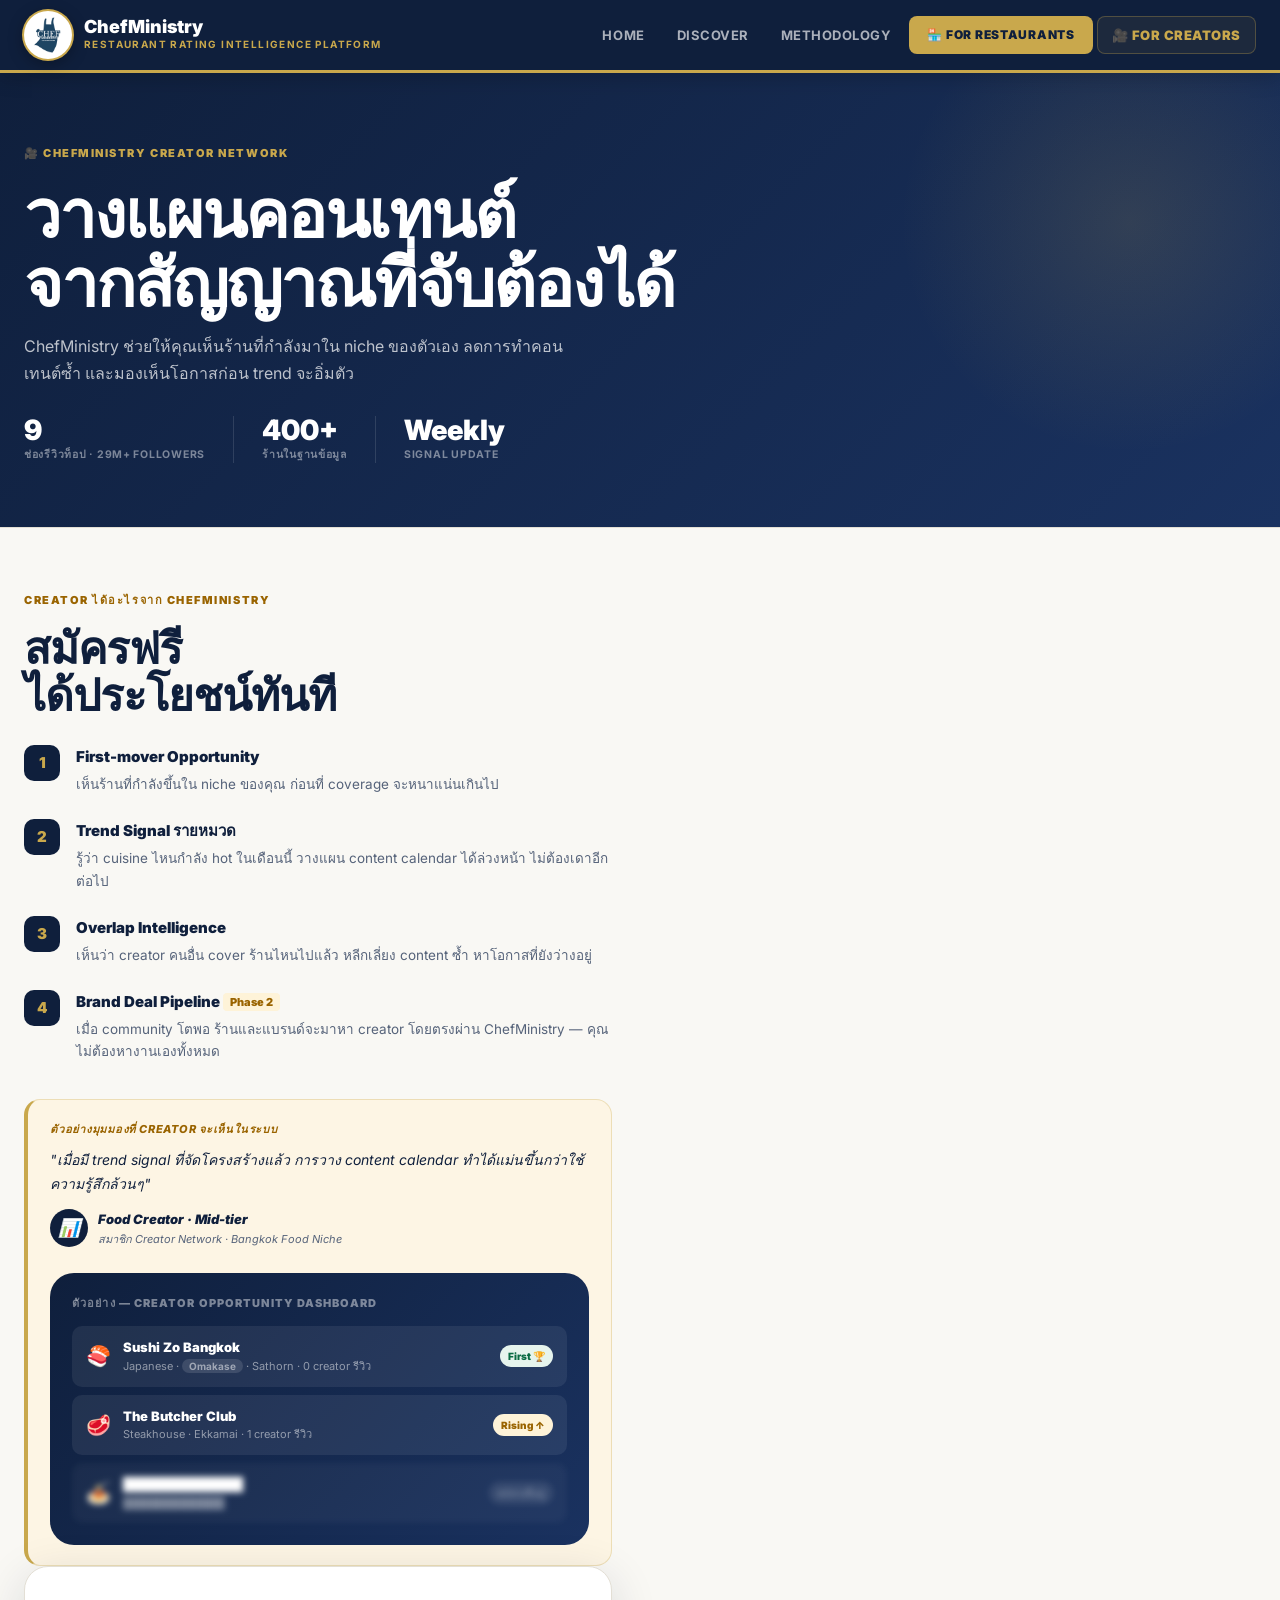
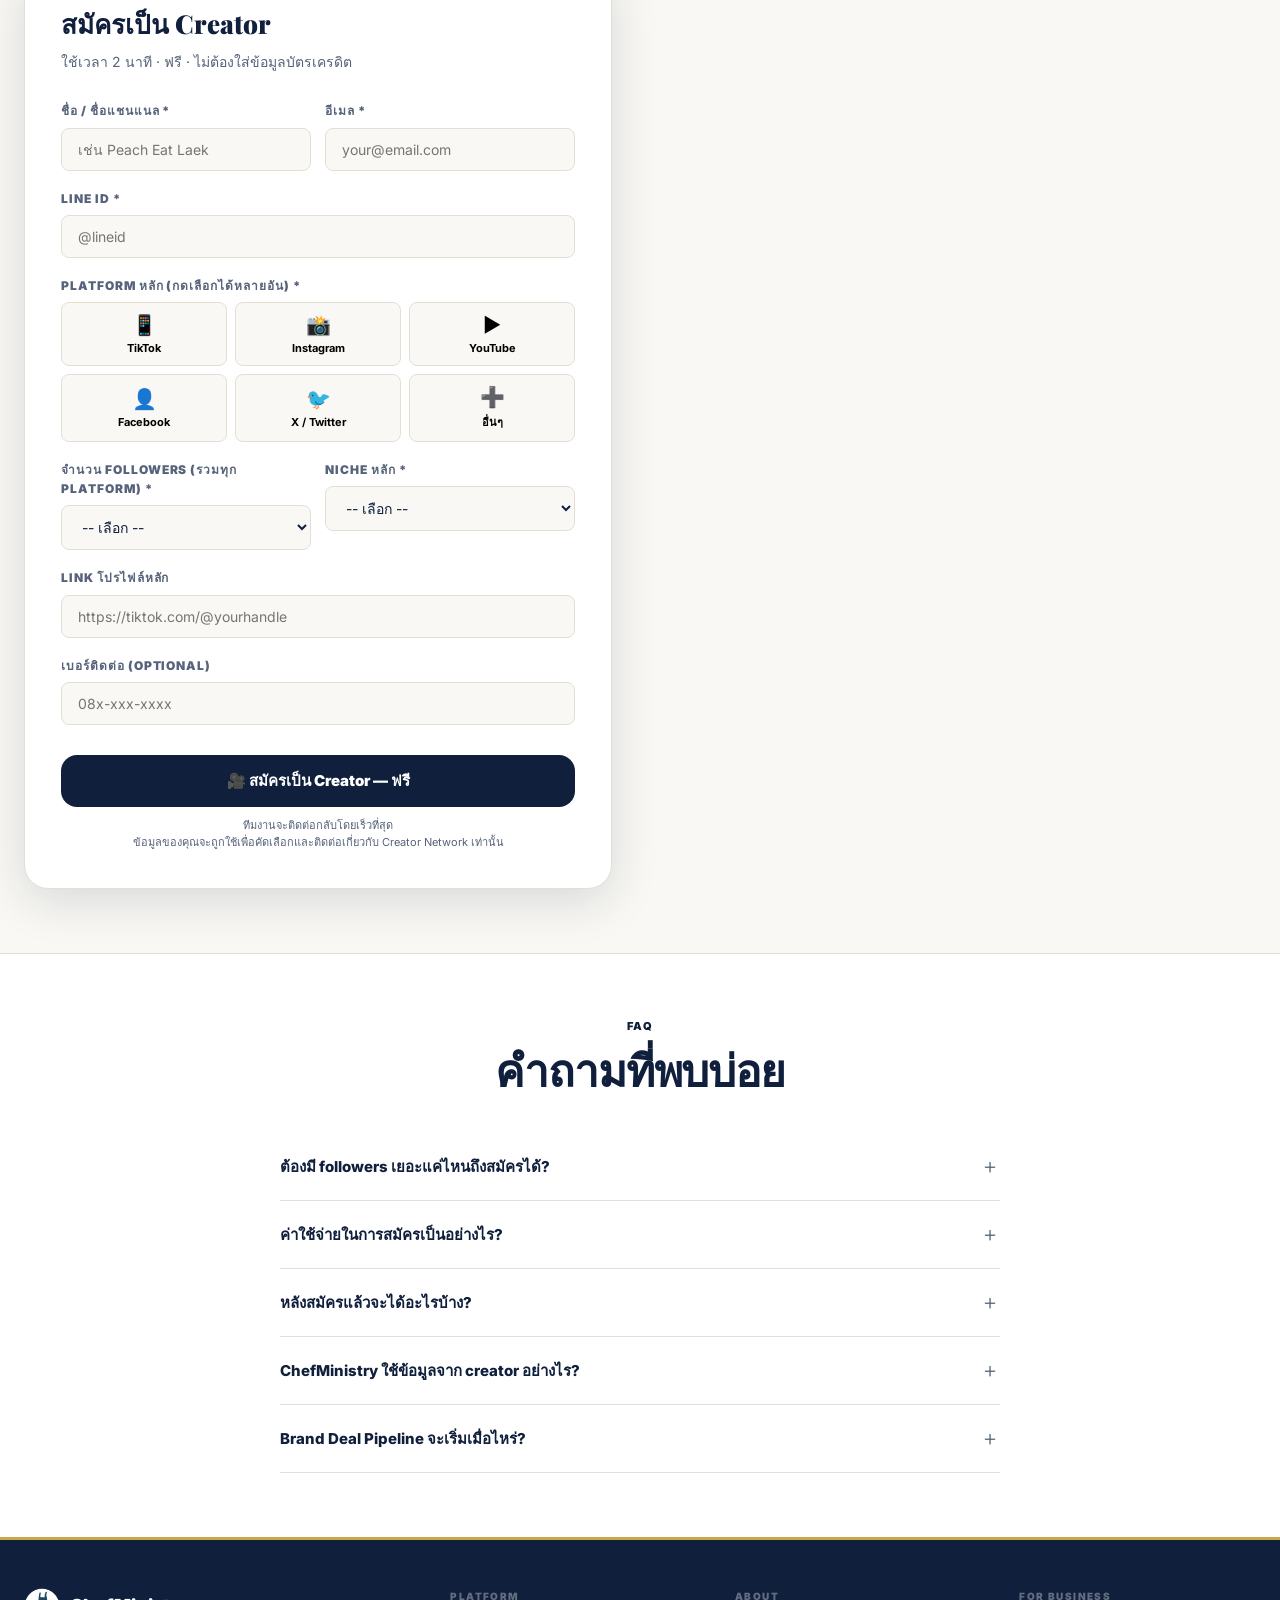
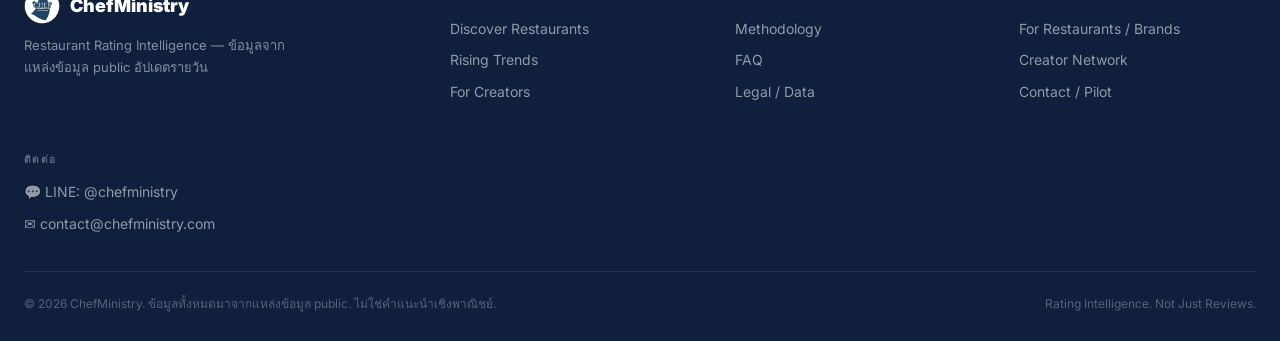
<file: creator.html>
<!DOCTYPE html>
<html lang="th">
<head>
  <meta charset="UTF-8"/>
  <meta name="viewport" content="width=device-width,initial-scale=1.0"/>
  <link rel="icon" type="image/png" href="./assets/logo_circular.png"/>
  <link rel="manifest" href="/manifest.json"/>
  <meta name="theme-color" content="#0f1f3c"/>
  <link rel="apple-touch-icon" href="/icons/apple-touch-icon.png"/>
  <meta name="apple-mobile-web-app-capable" content="yes"/>
  <meta name="apple-mobile-web-app-status-bar-style" content="default"/>
  <meta name="apple-mobile-web-app-title" content="ChefMinistry"/>
  <title>สำหรับ Food Creator — เห็นร้านกำลังดังก่อนใคร สมัครฟรี | ChefMinistry</title>
  <meta name="description" content="Food Creator สมัครฟรี — เข้าถึงข้อมูลร้านที่รีวิวกำลังพุ่งแต่ยังไม่ viral วางแผนคอนเทนต์ก่อนตลาด พร้อมระบบ match กับร้านที่ตรง niche"/>
  <link rel="canonical" href="https://chefministry.com/creator.html"/>
  <meta property="og:site_name" content="ChefMinistry"/>
  <meta property="og:type" content="website"/>
  <meta property="og:title" content="สำหรับ Food Creator — เห็นร้านกำลังดังก่อนใคร สมัครฟรี | ChefMinistry"/>
  <meta property="og:description" content="Food Creator สมัครฟรี — เข้าถึงข้อมูลร้านที่รีวิวกำลังพุ่งแต่ยังไม่ viral วางแผนคอนเทนต์ก่อนตลาด พร้อมระบบ match กับร้านที่ตรง niche"/>
  <meta property="og:url" content="https://chefministry.com/creator.html"/>
  <meta property="og:image" content="https://chefministry.com/assets/og-image.png"/>
  <meta property="og:image:width" content="1200"/>
  <meta property="og:image:height" content="630"/>
  <meta property="og:locale" content="th_TH"/>
  <meta name="twitter:card" content="summary_large_image"/>
  <meta name="twitter:title" content="สำหรับ Food Creator — เห็นร้านกำลังดังก่อนใคร สมัครฟรี | ChefMinistry"/>
  <meta name="twitter:description" content="Food Creator สมัครฟรี — เข้าถึงข้อมูลร้านที่รีวิวกำลังพุ่งแต่ยังไม่ viral วางแผนคอนเทนต์ก่อนตลาด พร้อมระบบ match กับร้านที่ตรง niche"/>
  <meta name="twitter:image" content="https://chefministry.com/assets/og-image.png"/>
  <link rel="stylesheet" href="./css/style.css"/>
  <!-- Google tag (gtag.js) -->
  <script async src="https://www.googletagmanager.com/gtag/js?id=G-BT2BCMZ9SH"></script>
  <script>
    window.dataLayer = window.dataLayer || [];
    function gtag(){dataLayer.push(arguments);}
    gtag('js', new Date());
    gtag('config', 'G-BT2BCMZ9SH');
  </script>
</head>
<body>

<!-- ── HEADER ── -->
<header class="site-header">
  <div class="container header-inner">
    <a class="logo" href="./index.html">
      <img src="./assets/logo_circular.png" alt="Chef Ministry" class="logo-img"
           onerror="this.style.display='none';this.nextElementSibling.style.display='flex'"/>
      <div class="logo-mark" style="display:none">CM</div>
      <div>
        <div class="logo-name">ChefMinistry</div>
        <div class="logo-tagline">Restaurant Rating Intelligence Platform</div>
      </div>
    </a>
    <nav class="site-nav">
      <a class="nav-link" href="./index.html">Home</a>
      <a class="nav-link" href="./listing.html">Discover</a>
      <a class="nav-link" href="./about.html">Methodology</a>
      <a class="btn-pro" href="./restaurant_partner.html">🏪 For Restaurants</a>
      <a class="nav-link-creator active" href="./creator.html">🎥 For Creators</a>
    </nav>
    <button class="mobile-menu-btn" id="mobileMenuBtn">☰</button>
  </div>
  <nav class="mobile-nav" id="mobileNav">
    <div class="mobile-nav-links">
      <a class="mobile-nav-link" href="./index.html">Home</a>
      <a class="mobile-nav-link" href="./listing.html">Discover</a>
      <a class="mobile-nav-link" href="./about.html">Methodology</a>
      <a class="mobile-nav-link" href="./creator.html">🎥 For Creators</a>
      <a class="mobile-nav-link" href="#register">Join Creator Network</a>
    </div>
  </nav>
</header>

<!-- ── HERO ── -->
<section class="creator-page-hero">
  <div class="container">
    <div style="max-width:680px">
      <div class="eyebrow" style="color:var(--gold);margin-bottom:14px">🎥 ChefMinistry Creator Network</div>
      <h1 class="display-1" style="color:#fff;margin-bottom:18px">
        วางแผนคอนเทนต์<br/>จากสัญญาณที่จับต้องได้
      </h1>
      <p style="font-size:16px;color:rgba(255,255,255,.72);line-height:1.7;margin-bottom:28px;max-width:560px">
        ChefMinistry ช่วยให้คุณเห็นร้านที่กำลังมาใน niche ของตัวเอง
        ลดการทำคอนเทนต์ซ้ำ และมองเห็นโอกาสก่อน trend จะอิ่มตัว
      </p>
      <!-- Stats -->
      <div style="display:flex;gap:28px;flex-wrap:wrap">
        <div>
          <div style="font-size:28px;font-weight:900;color:#fff;line-height:1">9</div>
          <div style="font-size:10.5px;font-weight:700;color:rgba(255,255,255,.45);margin-top:3px;text-transform:uppercase;letter-spacing:.07em">ช่องรีวิวท็อป · 29M+ followers</div>
        </div>
        <div style="width:1px;background:rgba(255,255,255,.12)"></div>
        <div>
          <div style="font-size:28px;font-weight:900;color:#fff;line-height:1" id="creatorStatRestaurants">400+</div>
          <div style="font-size:10.5px;font-weight:700;color:rgba(255,255,255,.45);margin-top:3px;text-transform:uppercase;letter-spacing:.07em">ร้านในฐานข้อมูล</div>
        </div>
        <div style="width:1px;background:rgba(255,255,255,.12)"></div>
        <div>
          <div style="font-size:28px;font-weight:900;color:#fff;line-height:1">Weekly</div>
          <div style="font-size:10.5px;font-weight:700;color:rgba(255,255,255,.45);margin-top:3px;text-transform:uppercase;letter-spacing:.07em">Signal Update</div>
        </div>
      </div>
    </div>
  </div>
</section>

<hr class="divider"/>

<!-- ── WHY JOIN + FORM ── -->
<section class="section" style="background:var(--cream)">
  <div class="container">
    <div style="display:grid;grid-template-columns:1fr 1fr;gap:56px;align-items:start">

      <!-- LEFT: Why join -->
      <div>
        <div class="eyebrow" style="color:var(--amber);margin-bottom:12px">Creator ได้อะไรจาก ChefMinistry</div>
        <h2 class="display-2" style="margin-bottom:28px">สมัครฟรี<br/>ได้ประโยชน์ทันที</h2>

        <div style="display:flex;flex-direction:column;gap:24px;margin-bottom:36px">
          <div style="display:flex;gap:16px;align-items:flex-start">
            <div class="creator-why-num">1</div>
            <div>
              <div style="font-size:15px;font-weight:900;margin-bottom:4px">First-mover Opportunity</div>
              <div style="font-size:13.5px;color:var(--text-2);line-height:1.65">เห็นร้านที่กำลังขึ้นใน niche ของคุณ ก่อนที่ coverage จะหนาแน่นเกินไป</div>
            </div>
          </div>
          <div style="display:flex;gap:16px;align-items:flex-start">
            <div class="creator-why-num">2</div>
            <div>
              <div style="font-size:15px;font-weight:900;margin-bottom:4px">Trend Signal รายหมวด</div>
              <div style="font-size:13.5px;color:var(--text-2);line-height:1.65">รู้ว่า cuisine ไหนกำลัง hot ในเดือนนี้ วางแผน content calendar ได้ล่วงหน้า ไม่ต้องเดาอีกต่อไป</div>
            </div>
          </div>
          <div style="display:flex;gap:16px;align-items:flex-start">
            <div class="creator-why-num">3</div>
            <div>
              <div style="font-size:15px;font-weight:900;margin-bottom:4px">Overlap Intelligence</div>
              <div style="font-size:13.5px;color:var(--text-2);line-height:1.65">เห็นว่า creator คนอื่น cover ร้านไหนไปแล้ว หลีกเลี่ยง content ซ้ำ หาโอกาสที่ยังว่างอยู่</div>
            </div>
          </div>
          <div style="display:flex;gap:16px;align-items:flex-start">
            <div class="creator-why-num">4</div>
            <div>
              <div style="font-size:15px;font-weight:900;margin-bottom:4px">Brand Deal Pipeline <span style="font-size:11px;background:var(--amber-bg);color:var(--amber);padding:2px 7px;border-radius:4px;font-weight:900;vertical-align:middle">Phase 2</span></div>
              <div style="font-size:13.5px;color:var(--text-2);line-height:1.65">เมื่อ community โตพอ ร้านและแบรนด์จะมาหา creator โดยตรงผ่าน ChefMinistry — คุณไม่ต้องหางานเองทั้งหมด</div>
            </div>
          </div>
        </div>

        <!-- Testimonial -->
        <div style="padding:20px 22px;background:var(--gold-bg);border:1px solid rgba(201,168,76,.3);border-radius:var(--radius);border-left:4px solid var(--gold)">
          <div style="font-size:14px;font-style:italic;color:var(--text);line-height:1.7;margin-bottom:12px">
            <div style="font-size:11px;font-weight:800;color:var(--amber);text-transform:uppercase;letter-spacing:.07em;margin-bottom:10px">ตัวอย่างมุมมองที่ creator จะเห็นในระบบ</div>
          <div style="font-size:14px;font-style:italic;color:var(--text);line-height:1.7;margin-bottom:12px">
            "เมื่อมี trend signal ที่จัดโครงสร้างแล้ว การวาง content calendar ทำได้แม่นขึ้นกว่าใช้ความรู้สึกล้วนๆ"
          </div>
          <div style="display:flex;align-items:center;gap:10px">
            <div style="width:38px;height:38px;border-radius:50%;background:var(--navy);color:var(--gold);display:grid;place-items:center;font-size:18px;flex-shrink:0">📊</div>
            <div>
              <div style="font-size:13px;font-weight:900">Food Creator · Mid-tier</div>
              <div style="font-size:11px;color:var(--text-2)">สมาชิก Creator Network · Bangkok Food Niche</div>
            </div>
          </div>
        </div>

        <!-- Dashboard preview teaser -->
        <div style="margin-top:24px;background:linear-gradient(135deg,var(--navy),var(--navy-2));border-radius:var(--radius-lg);padding:22px;color:#fff">
          <div style="font-size:11px;font-weight:900;color:rgba(255,255,255,.45);text-transform:uppercase;letter-spacing:.1em;margin-bottom:14px">ตัวอย่าง — Creator Opportunity Dashboard</div>
          <div style="display:flex;flex-direction:column;gap:8px">
            <div style="background:rgba(255,255,255,.07);border-radius:10px;padding:11px 14px;display:flex;align-items:center;gap:12px">
              <span style="font-size:20px">🍣</span>
              <div style="flex:1">
                <div style="font-size:13px;font-weight:900">Sushi Zo Bangkok</div>
                <div style="font-size:11px;color:rgba(255,255,255,.5)">Japanese · <span style="background:rgba(255,255,255,.12);border-radius:99px;padding:1px 7px;font-size:10px;font-weight:700">Omakase</span> · Sathorn · 0 creator รีวิว</div>
              </div>
              <div style="background:var(--green-bg);color:var(--green);font-size:10px;font-weight:900;padding:3px 8px;border-radius:99px">First 🏆</div>
            </div>
            <div style="background:rgba(255,255,255,.07);border-radius:10px;padding:11px 14px;display:flex;align-items:center;gap:12px">
              <span style="font-size:20px">🥩</span>
              <div style="flex:1">
                <div style="font-size:13px;font-weight:900">The Butcher Club</div>
                <div style="font-size:11px;color:rgba(255,255,255,.5)">Steakhouse · Ekkamai · 1 creator รีวิว</div>
              </div>
              <div style="background:var(--amber-bg);color:var(--amber);font-size:10px;font-weight:900;padding:3px 8px;border-radius:99px">Rising ↑</div>
            </div>
            <div style="background:rgba(255,255,255,.04);border-radius:10px;padding:11px 14px;display:flex;align-items:center;gap:12px;filter:blur(3px);pointer-events:none">
              <span style="font-size:20px">🍝</span>
              <div style="flex:1">
                <div style="font-size:13px;font-weight:900">████████████</div>
                <div style="font-size:11px;color:rgba(255,255,255,.4)">████████████</div>
              </div>
              <div style="background:rgba(255,255,255,.1);font-size:10px;padding:3px 8px;border-radius:99px;color:rgba(255,255,255,.4)">สมัครเพื่อดู</div>
            </div>
          </div>
        </div>
      </div>

      <!-- RIGHT: Registration Form -->
      <div class="creator-form-card" id="register">
        <h2 style="font-family:'Playfair Display',serif;font-size:26px;font-weight:900;margin-bottom:6px">สมัครเป็น Creator</h2>
        <p style="font-size:14px;color:var(--text-2);margin-bottom:28px;line-height:1.6">ใช้เวลา 2 นาที · ฟรี · ไม่ต้องใส่ข้อมูลบัตรเครดิต</p>

        <form id="creatorForm" onsubmit="handleSubmit(event)">

          <div style="display:grid;grid-template-columns:1fr 1fr;gap:14px;margin-bottom:18px">
            <div>
              <label class="creator-form-label">ชื่อ / ชื่อแชนแนล *</label>
              <input class="creator-form-input" type="text" id="fname" placeholder="เช่น Peach Eat Laek" required/>
            </div>
            <div>
              <label class="creator-form-label">อีเมล *</label>
              <input class="creator-form-input" type="email" id="femail" placeholder="your@email.com" required/>
            </div>
          </div>

          <div style="margin-bottom:18px">
            <label class="creator-form-label">Line ID *</label>
            <input class="creator-form-input" type="text" id="fline" placeholder="@lineid"/>
          </div>

          <div style="margin-bottom:18px">
            <label class="creator-form-label">Platform หลัก (กดเลือกได้หลายอัน) *</label>
            <div class="creator-platform-grid" id="platformGrid">
              <button type="button" class="creator-platform-btn" data-platform="TikTok" onclick="togglePlatform(this)">
                <div style="font-size:20px;margin-bottom:4px">📱</div>
                <div style="font-size:11px;font-weight:700">TikTok</div>
              </button>
              <button type="button" class="creator-platform-btn" data-platform="Instagram" onclick="togglePlatform(this)">
                <div style="font-size:20px;margin-bottom:4px">📸</div>
                <div style="font-size:11px;font-weight:700">Instagram</div>
              </button>
              <button type="button" class="creator-platform-btn" data-platform="YouTube" onclick="togglePlatform(this)">
                <div style="font-size:20px;margin-bottom:4px">▶️</div>
                <div style="font-size:11px;font-weight:700">YouTube</div>
              </button>
              <button type="button" class="creator-platform-btn" data-platform="Facebook" onclick="togglePlatform(this)">
                <div style="font-size:20px;margin-bottom:4px">👤</div>
                <div style="font-size:11px;font-weight:700">Facebook</div>
              </button>
              <button type="button" class="creator-platform-btn" data-platform="X/Twitter" onclick="togglePlatform(this)">
                <div style="font-size:20px;margin-bottom:4px">🐦</div>
                <div style="font-size:11px;font-weight:700">X / Twitter</div>
              </button>
              <button type="button" class="creator-platform-btn" data-platform="Other" onclick="togglePlatform(this)">
                <div style="font-size:20px;margin-bottom:4px">➕</div>
                <div style="font-size:11px;font-weight:700">อื่นๆ</div>
              </button>
            </div>
          </div>

          <div style="display:grid;grid-template-columns:1fr 1fr;gap:14px;margin-bottom:18px">
            <div>
              <label class="creator-form-label">จำนวน Followers (รวมทุก platform) *</label>
              <select class="creator-form-input" id="ffollowers" style="cursor:pointer" required>
                <option value="">-- เลือก --</option>
                <option value="nano">น้อยกว่า 10K</option>
                <option value="micro">10K – 50K</option>
                <option value="mid">50K – 200K</option>
                <option value="macro">200K – 1M</option>
                <option value="mega">1M+</option>
              </select>
            </div>
            <div>
              <label class="creator-form-label">Niche หลัก *</label>
              <select class="creator-form-input" id="fniche" style="cursor:pointer" required>
                <option value="">-- เลือก --</option>
                <option value="all">All-around Food</option>
                <option value="finedining">Thai Fine Dining</option>
                <option value="japanese">Japanese</option>
                <option value="street">Street Food / Local</option>
                <option value="cafe">Café / Bakery / Dessert</option>
                <option value="other">อื่นๆ</option>
              </select>
            </div>
          </div>

          <div style="margin-bottom:18px">
            <label class="creator-form-label">Link โปรไฟล์หลัก</label>
            <input class="creator-form-input" type="url" id="flink" placeholder="https://tiktok.com/@yourhandle"/>
          </div>

          <div style="margin-bottom:24px">
            <label class="creator-form-label">เบอร์ติดต่อ (optional)</label>
            <input class="creator-form-input" type="tel" id="fphone" placeholder="08x-xxx-xxxx"/>
          </div>

          <button type="submit" class="creator-submit-btn" id="submitBtn">
            🎥 สมัครเป็น Creator — ฟรี
          </button>
          <p style="font-size:11px;color:var(--text-2);text-align:center;margin-top:10px;line-height:1.6">
            ทีมงานจะติดต่อกลับโดยเร็วที่สุด<br/>ข้อมูลของคุณจะถูกใช้เพื่อคัดเลือกและติดต่อเกี่ยวกับ Creator Network เท่านั้น
          </p>
        </form>

        <!-- Success state (hidden by default) -->
        <div id="successState" style="display:none;text-align:center;padding:32px 0">
          <div style="font-size:52px;margin-bottom:16px">🎉</div>
          <h3 style="font-size:20px;font-weight:900;margin-bottom:10px">สมัครเสร็จแล้ว!</h3>
          <p style="font-size:14px;color:var(--text-2);line-height:1.65;margin-bottom:20px">
            ทีมงาน ChefMinistry จะติดต่อกลับโดยเร็วที่สุด<br/>
            ขอบคุณที่สนใจเป็นส่วนหนึ่งของ Creator Network 🙏
          </p>
          <a href="./index.html" class="btn btn-dark btn-sm">กลับหน้าหลัก →</a>
        </div>
      </div>

    </div>
  </div>
</section>

<hr class="divider"/>

<!-- ── FAQ ── -->
<section class="section" style="background:var(--white)">
  <div class="container" style="max-width:720px;margin:0 auto">
    <div style="text-align:center;margin-bottom:40px">
      <div class="eyebrow" style="color:var(--navy);margin-bottom:10px">FAQ</div>
      <h2 class="display-2">คำถามที่พบบ่อย</h2>
    </div>
    <div style="display:flex;flex-direction:column;gap:0" id="faqList">
      <!-- FAQ items rendered by JS -->
    </div>
  </div>
</section>

<!-- ── FOOTER ── -->
<footer class="site-footer">
  <div class="container">
    <div class="footer-grid">
      <div>
        <div style="display:flex;align-items:center;gap:10px;margin-bottom:8px">
          <img src="./assets/logo_circular.png" alt="Chef Ministry" style="height:36px;border-radius:6px"
               onerror="this.style.display='none'"/>
          <div class="logo-name">ChefMinistry</div>
        </div>
        <p class="footer-brand-desc">Restaurant Rating Intelligence — ข้อมูลจากแหล่งข้อมูล public อัปเดตรายวัน</p>
      </div>
      <div>
        <div class="footer-col-title">Platform</div>
        <div class="footer-links">
          <a class="footer-link" href="./listing.html">Discover Restaurants</a>
          <a class="footer-link" href="./listing.html?velocity=rising">Rising Trends</a>
          <a class="footer-link" href="./creator.html">For Creators</a>
        </div>
      </div>
      <div>
        <div class="footer-col-title">About</div>
        <div class="footer-links">
          <a class="footer-link" href="./about.html">Methodology</a>
          <a class="footer-link" href="./faq.html">FAQ</a>
          <a class="footer-link" href="./legal.html">Legal / Data</a>
        </div>
      </div>
      <div>
        <div class="footer-col-title">For Business</div>
        <div class="footer-links">
          <a class="footer-link" href="./restaurant_partner.html">For Restaurants / Brands</a>
          <a class="footer-link" href="./creator.html">Creator Network</a>
          <a class="footer-link" href="./contact.html">Contact / Pilot</a>
        </div>
      </div>
      <div>
        <div class="footer-col-title">ติดต่อ</div>
        <div class="footer-links">
          <a class="footer-link" href="https://line.me/R/ti/p/@chefministry" target="_blank">💬 LINE: @chefministry</a>
          <a class="footer-link" href="mailto:contact@chefministry.com">✉️ contact@chefministry.com</a>
        </div>
      </div>
    </div>
    <div class="footer-bottom">
      <div class="footer-legal">© 2026 ChefMinistry. ข้อมูลทั้งหมดมาจากแหล่งข้อมูล public. ไม่ใช่คำแนะนำเชิงพาณิชย์.</div>
      <div class="footer-legal">Rating Intelligence. Not Just Reviews.</div>
    </div>
  </div>
</footer>

<script src="./js/safeDataAdapter.js?v=20260501a"></script>
<script src="./js/data.js?v=202609191843"></script>
<script src="./js/dataService.js?v=202609191843"></script>
<script>
// ── Mobile nav ──────────────────────────────────────────────────────────────
document.getElementById("mobileMenuBtn").addEventListener("click",()=>{
  const n=document.getElementById("mobileNav");
  n.style.display=n.style.display==="block"?"none":"block";
});

// ── Platform toggle ─────────────────────────────────────────────────────────
function togglePlatform(btn){
  btn.classList.toggle("active");
}

// ── Form submit ─────────────────────────────────────────────────────────────
function handleSubmit(e){
  e.preventDefault();

  const platformBtns = [...document.querySelectorAll(".creator-platform-btn.active")];
  if(!platformBtns.length){
    alert("กรุณาเลือก Platform อย่างน้อย 1 อัน");
    return;
  }

  const lineVal = document.getElementById("fline").value.trim();
  if(!lineVal){
    alert("กรุณากรอก Line ID");
    return;
  }

  const btn = document.getElementById("submitBtn");
  btn.textContent="กำลังส่ง...";
  btn.disabled=true;

  // Google Form entry IDs
  const FORM_ID         = "1FAIpQLScBoALniPeyFM2dwt-bRNhymHLYiJGNLM1BGtMFA91OlCSz6w";
  const ENTRY_NAME      = "entry.1228433381";
  const ENTRY_EMAIL     = "entry.1854478110";
  const ENTRY_LINE      = "entry.1719352600";
  const ENTRY_PLATFORM  = "entry.2045466382";
  const ENTRY_FOLLOWERS = "entry.2013940586";
  const ENTRY_NICHE     = "entry.1155484595";
  const ENTRY_LINK      = "entry.843150425";
  const ENTRY_PHONE     = "entry.737242334";

  const name = document.getElementById("fname").value.trim();
  const email = document.getElementById("femail").value.trim();
  const followers = document.getElementById("ffollowers").selectedOptions[0]?.text || "";
  const niche = document.getElementById("fniche").selectedOptions[0]?.text || "";
  const link = document.getElementById("flink").value.trim();
  const phone = document.getElementById("fphone").value.trim();

  const platformParams = platformBtns
    .map(b => `${ENTRY_PLATFORM}=${encodeURIComponent(b.dataset.platform === "Other" ? "อื่นๆ" : b.dataset.platform)}`)
    .join("&");

  const params = [
    `${ENTRY_NAME}=${encodeURIComponent(name)}`,
    `${ENTRY_EMAIL}=${encodeURIComponent(email)}`,
    `${ENTRY_LINE}=${encodeURIComponent(lineVal)}`,
    platformParams,
    `${ENTRY_FOLLOWERS}=${encodeURIComponent(followers)}`,
    `${ENTRY_NICHE}=${encodeURIComponent(niche)}`,
    `${ENTRY_LINK}=${encodeURIComponent(link)}`,
    `${ENTRY_PHONE}=${encodeURIComponent(phone)}`,
    `submit=Submit`
  ].filter(Boolean).join("&");

  const formURL = `https://docs.google.com/forms/d/e/${FORM_ID}/formResponse?${params}`;

  const iframe = document.createElement("iframe");
  iframe.style.display="none";
  iframe.name="hidden_iframe_submit";
  iframe.src=formURL;
  document.body.appendChild(iframe);

  setTimeout(()=>{
    document.getElementById("creatorForm").style.display="none";
    document.getElementById("successState").style.display="block";
  },1500);
}

// ── FAQ ─────────────────────────────────────────────────────────────────────
const FAQS=[
  {q:"ต้องมี followers เยอะแค่ไหนถึงสมัครได้?",
   a:"ไม่มีขั้นต่ำครับ เราเปิดรับ creator ทุก tier ตั้งแต่ nano (น้อยกว่า 10K) ถึง mega (1M+) เพราะเชื่อว่า engagement และ niche ที่ตรงสำคัญกว่า follower count"},
  {q:"ค่าใช้จ่ายในการสมัครเป็นอย่างไร?",
   a:"สมัครฟรีครับ ไม่มีค่าใช้จ่ายใดๆ ทั้งสิ้น Creator จะได้เข้าถึง Signal Dashboard ในช่วง beta โดยไม่มีค่าใช้จ่าย"},
  {q:"หลังสมัครแล้วจะได้อะไรบ้าง?",
   a:"หลังสมัครทีมงานจะติดต่อกลับโดยเร็วที่สุด เพื่อ onboard และให้ access เข้า Creator Dashboard ซึ่งแสดง opportunity signals, trend data, และ overlap intelligence"},
  {q:"ChefMinistry ใช้ข้อมูลจาก creator อย่างไร?",
   a:"เราใช้ข้อมูลเฉพาะ aggregate analytics เพื่อปรับปรุง signal quality ไม่มีการแชร์ข้อมูลส่วนตัวกับบุคคลที่สาม และ creator สามารถ opt-out ได้ตลอดเวลา"},
  {q:"Brand Deal Pipeline จะเริ่มเมื่อไหร่?",
   a:"เป็น Phase 2 ของ ChefMinistry ครับ ปัจจุบันอยู่ในช่วง building community ก่อน — creator ที่สมัครตอนนี้จะได้สิทธิ์ early access เมื่อระบบ matching เปิดตัว"},
];

const faqList=document.getElementById("faqList");
faqList.innerHTML=FAQS.map((f,i)=>`
  <div style="border-bottom:1px solid var(--border)">
    <button onclick="toggleFaq(${i})" style="width:100%;display:flex;justify-content:space-between;align-items:center;padding:20px 0;background:none;border:none;cursor:pointer;font-family:inherit;text-align:left;gap:16px">
      <span style="font-size:15px;font-weight:800;color:var(--text)">${f.q}</span>
      <span id="faqIcon${i}" style="font-size:20px;color:var(--text-2);flex-shrink:0;transition:transform .2s">＋</span>
    </button>
    <div id="faqBody${i}" style="display:none;padding-bottom:18px">
      <p style="font-size:14px;color:var(--text-2);line-height:1.7">${f.a}</p>
    </div>
  </div>
`).join("");

// Stats wired via ChefMinistryData.injectStats()
  ChefMinistryData.injectStats();

function toggleFaq(i){
  const body=document.getElementById("faqBody"+i);
  const icon=document.getElementById("faqIcon"+i);
  const open=body.style.display==="block";
  body.style.display=open?"none":"block";
  icon.textContent=open?"＋":"－";
}
</script>
<script src="./js/pwa.js?v=20260712a"></script>
</body>
</html>
</file>
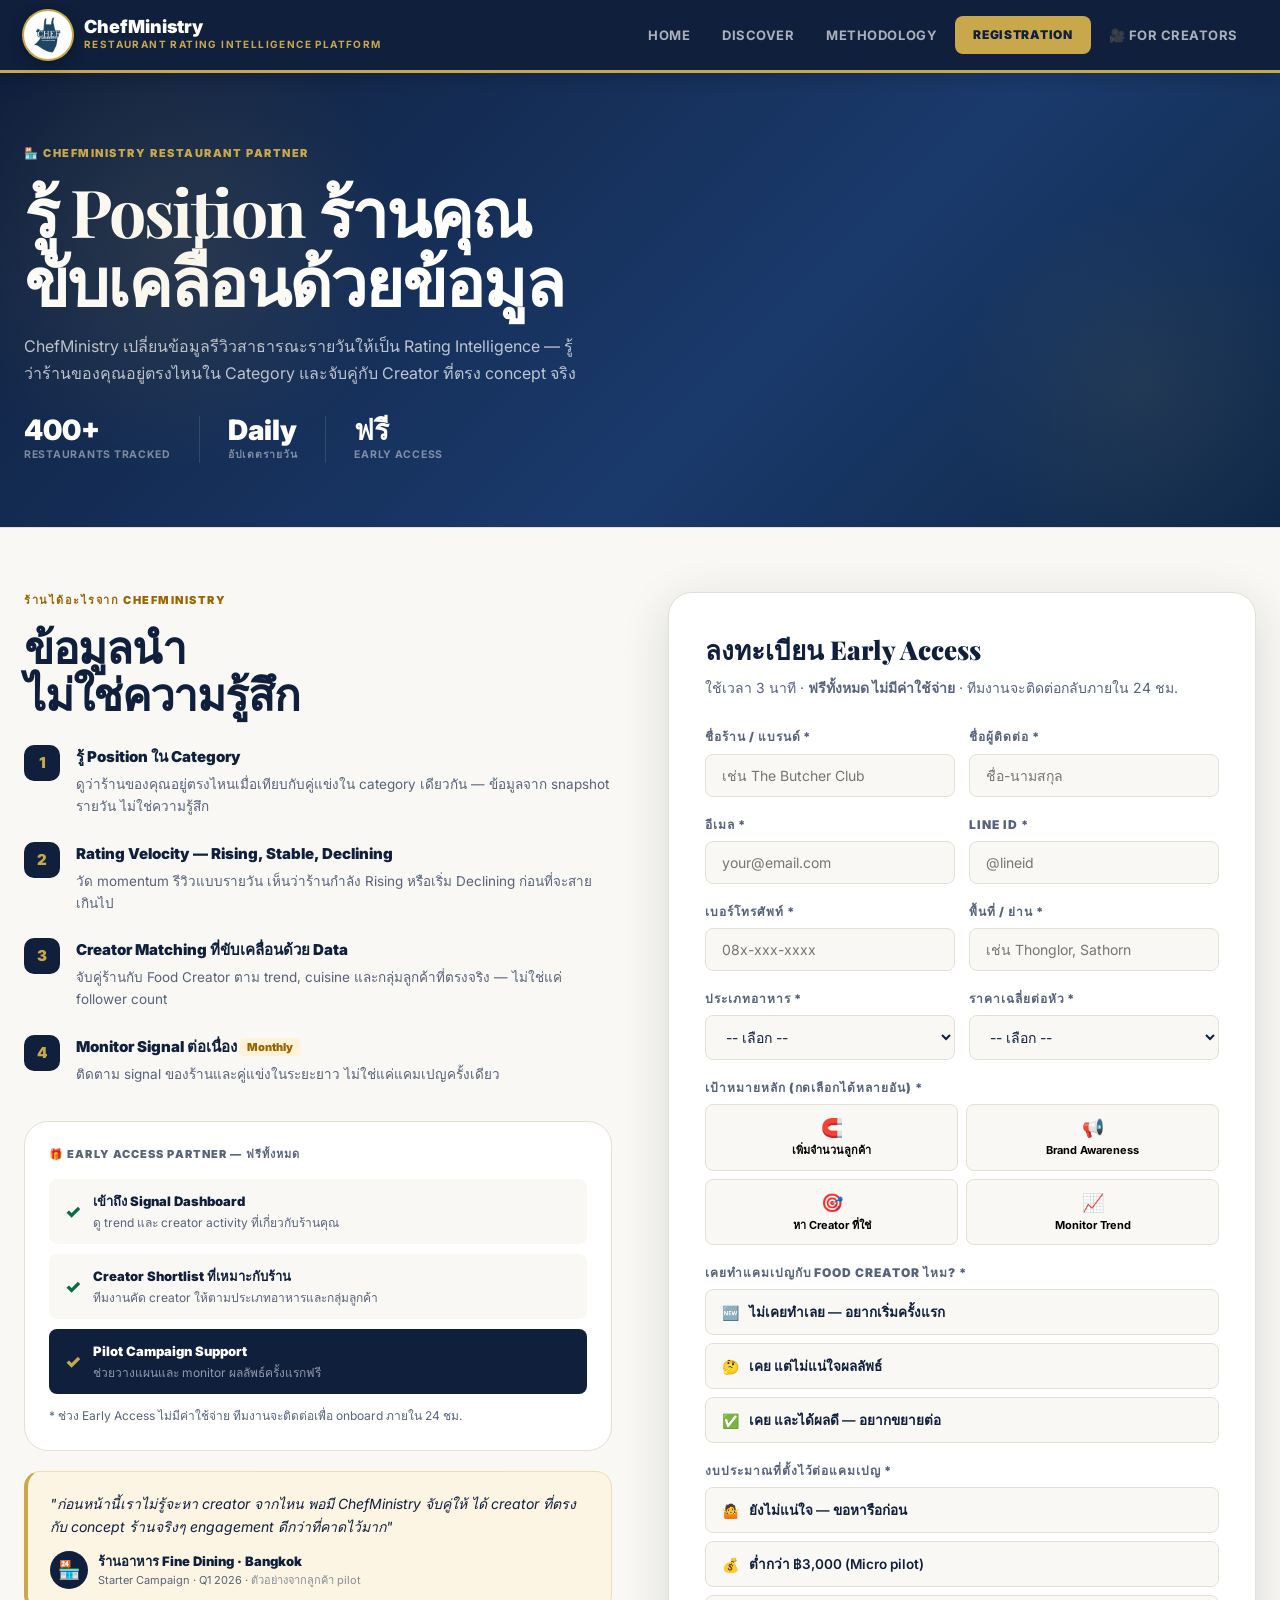
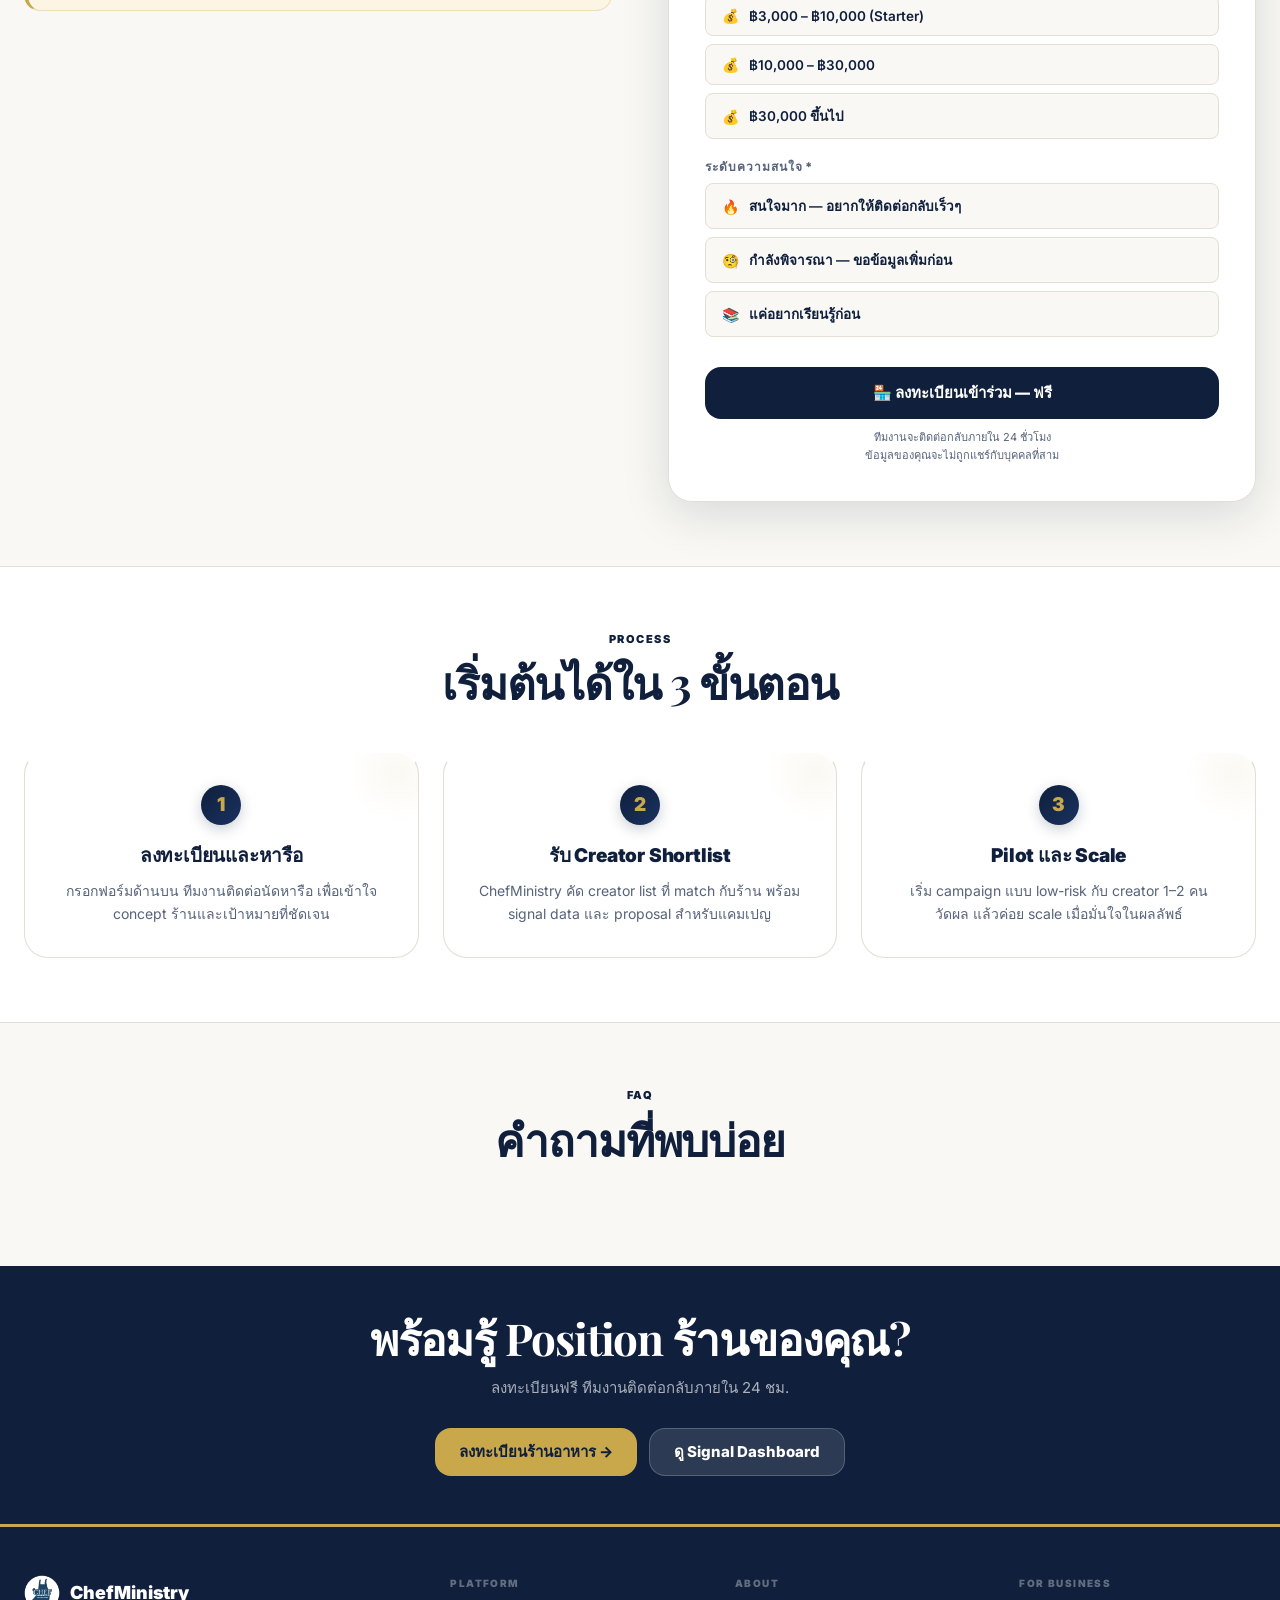
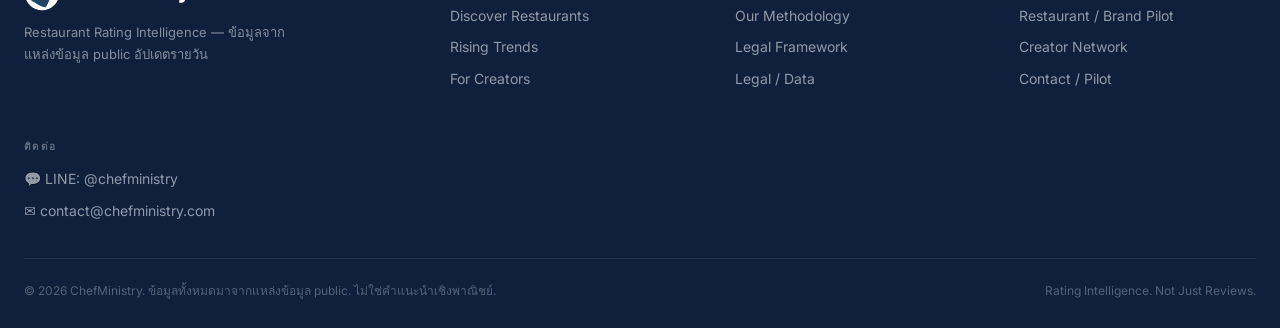
<file: restaurant_partner.html>
<!DOCTYPE html>
<html lang="th">
<head>
  <meta charset="UTF-8"/>
  <meta name="viewport" content="width=device-width,initial-scale=1.0"/>
  <link rel="icon" type="image/png" href="./assets/logo_circular.png"/>
  <link rel="manifest" href="/manifest.json"/>
  <meta name="theme-color" content="#0f1f3c"/>
  <link rel="apple-touch-icon" href="/icons/apple-touch-icon.png"/>
  <meta name="apple-mobile-web-app-capable" content="yes"/>
  <meta name="apple-mobile-web-app-status-bar-style" content="default"/>
  <meta name="apple-mobile-web-app-title" content="ChefMinistry"/>
  <title>สำหรับร้านอาหาร — รู้ตำแหน่งร้านคุณเทียบคู่แข่ง | ChefMinistry</title>
  <meta name="description" content="เจ้าของร้านอาหาร — ดู velocity ร้านคุณย้อนหลัง 30 วัน benchmark กับร้านหมวดเดียวกัน และหา food creator ที่ตรงกลุ่มลูกค้า"/>
  <link rel="canonical" href="https://chefministry.com/restaurant_partner.html"/>
  <meta property="og:site_name" content="ChefMinistry"/>
  <meta property="og:type" content="website"/>
  <meta property="og:title" content="สำหรับร้านอาหาร — รู้ตำแหน่งร้านคุณเทียบคู่แข่ง | ChefMinistry"/>
  <meta property="og:description" content="เจ้าของร้านอาหาร — ดู velocity ร้านคุณย้อนหลัง 30 วัน benchmark กับร้านหมวดเดียวกัน และหา food creator ที่ตรงกลุ่มลูกค้า"/>
  <meta property="og:url" content="https://chefministry.com/restaurant_partner.html"/>
  <meta property="og:image" content="https://chefministry.com/assets/og-image.png"/>
  <meta property="og:image:width" content="1200"/>
  <meta property="og:image:height" content="630"/>
  <meta property="og:locale" content="th_TH"/>
  <meta name="twitter:card" content="summary_large_image"/>
  <meta name="twitter:title" content="สำหรับร้านอาหาร — รู้ตำแหน่งร้านคุณเทียบคู่แข่ง | ChefMinistry"/>
  <meta name="twitter:description" content="เจ้าของร้านอาหาร — ดู velocity ร้านคุณย้อนหลัง 30 วัน benchmark กับร้านหมวดเดียวกัน และหา food creator ที่ตรงกลุ่มลูกค้า"/>
  <meta name="twitter:image" content="https://chefministry.com/assets/og-image.png"/>
  <link rel="stylesheet" href="./css/style.css"/>
  <!-- Google tag (gtag.js) -->
  <script async src="https://www.googletagmanager.com/gtag/js?id=G-BT2BCMZ9SH"></script>
  <script>
    window.dataLayer = window.dataLayer || [];
    function gtag(){dataLayer.push(arguments);}
    gtag('js', new Date());
    gtag('config', 'G-BT2BCMZ9SH');
  </script>
</head>
<body>

<!-- ── HEADER ── -->
<header class="site-header">
  <div class="container header-inner">
    <a class="logo" href="./index.html">
      <img src="./assets/logo_circular.png" alt="Chef Ministry" class="logo-img"
           onerror="this.style.display='none';this.nextElementSibling.style.display='flex'"/>
      <div class="logo-mark" style="display:none">CM</div>
      <div>
        <div class="logo-name">ChefMinistry</div>
        <div class="logo-tagline">Restaurant Rating Intelligence Platform</div>
      </div>
    </a>
    <nav class="site-nav">
      <a class="nav-link" href="./index.html">Home</a>
      <a class="nav-link" href="./listing.html">Discover</a>
      <a class="nav-link" href="./about.html">Methodology</a>
      <a class="btn-pro" href="#register">Registration</a>
      <a class="nav-link" href="./creator.html">🎥 For Creators</a>
      <div class="cm-auth-nav" style="display:flex;align-items:center"></div>
    </nav>
    <button class="mobile-menu-btn" id="mobileMenuBtn">☰</button>
  </div>
  <nav class="mobile-nav" id="mobileNav">
    <div class="mobile-nav-links">
      <a class="mobile-nav-link" href="./index.html">Home</a>
      <a class="mobile-nav-link" href="./listing.html">Discover</a>
      <a class="mobile-nav-link" href="./about.html">Methodology</a>
      <a class="mobile-nav-link" href="./creator.html">🎥 For Creators</a>
      <a class="mobile-nav-link" href="#register">🏪 ลงทะเบียนร้าน</a>
    </div>
  </nav>
</header>

<!-- ── HERO ── -->
<section class="restaurant-page-hero">
  <div class="container">
    <div style="max-width:700px">
      <div class="eyebrow" style="color:var(--gold);margin-bottom:14px">🏪 ChefMinistry Restaurant Partner</div>
      <h1 class="display-1" style="color:#fff;margin-bottom:18px">
        รู้ Position ร้านคุณ<br/>ขับเคลื่อนด้วยข้อมูล
      </h1>
      <p style="font-size:16px;color:rgba(255,255,255,.72);line-height:1.7;margin-bottom:28px;max-width:560px">
        ChefMinistry เปลี่ยนข้อมูลรีวิวสาธารณะรายวันให้เป็น Rating Intelligence
        — รู้ว่าร้านของคุณอยู่ตรงไหนใน Category และจับคู่กับ Creator ที่ตรง concept จริง
      </p>
      <!-- Stats -->
      <div style="display:flex;gap:28px;flex-wrap:wrap">
        <div>
          <div style="font-size:28px;font-weight:900;color:#fff;line-height:1" id="partnerStatRestaurants">400+</div>
          <div style="font-size:10.5px;font-weight:700;color:rgba(255,255,255,.45);margin-top:3px;text-transform:uppercase;letter-spacing:.07em">Restaurants Tracked</div>
        </div>
        <div style="width:1px;background:rgba(255,255,255,.12)"></div>
        <div>
          <div style="font-size:28px;font-weight:900;color:#fff;line-height:1">Daily</div>
          <div style="font-size:10.5px;font-weight:700;color:rgba(255,255,255,.45);margin-top:3px;text-transform:uppercase;letter-spacing:.07em">อัปเดตรายวัน</div>
        </div>
        <div style="width:1px;background:rgba(255,255,255,.12)"></div>
        <div>
          <div style="font-size:28px;font-weight:900;color:#fff;line-height:1">ฟรี</div>
          <div style="font-size:10.5px;font-weight:700;color:rgba(255,255,255,.45);margin-top:3px;text-transform:uppercase;letter-spacing:.07em">Early Access</div>
        </div>
      </div>
    </div>
  </div>
</section>

<hr class="divider"/>

<!-- ── WHY JOIN + FORM ── -->
<section class="section" style="background:var(--cream)">
  <div class="container">
    <div style="display:grid;grid-template-columns:1fr 1fr;gap:56px;align-items:start">

      <!-- LEFT: Why join -->
      <div>
        <div class="eyebrow" style="color:var(--amber);margin-bottom:12px">ร้านได้อะไรจาก ChefMinistry</div>
        <h2 class="display-2" style="margin-bottom:28px">ข้อมูลนำ<br/>ไม่ใช่ความรู้สึก</h2>

        <div style="display:flex;flex-direction:column;gap:24px;margin-bottom:36px">
          <div style="display:flex;gap:16px;align-items:flex-start">
            <div class="creator-why-num">1</div>
            <div>
              <div style="font-size:15px;font-weight:900;margin-bottom:4px">รู้ Position ใน Category</div>
              <div style="font-size:13.5px;color:var(--text-2);line-height:1.65">ดูว่าร้านของคุณอยู่ตรงไหนเมื่อเทียบกับคู่แข่งใน category เดียวกัน — ข้อมูลจาก snapshot รายวัน ไม่ใช่ความรู้สึก</div>
            </div>
          </div>
          <div style="display:flex;gap:16px;align-items:flex-start">
            <div class="creator-why-num">2</div>
            <div>
              <div style="font-size:15px;font-weight:900;margin-bottom:4px">Rating Velocity — Rising, Stable, Declining</div>
              <div style="font-size:13.5px;color:var(--text-2);line-height:1.65">วัด momentum รีวิวแบบรายวัน เห็นว่าร้านกำลัง Rising หรือเริ่ม Declining ก่อนที่จะสายเกินไป</div>
            </div>
          </div>
          <div style="display:flex;gap:16px;align-items:flex-start">
            <div class="creator-why-num">3</div>
            <div>
              <div style="font-size:15px;font-weight:900;margin-bottom:4px">Creator Matching ที่ขับเคลื่อนด้วย Data</div>
              <div style="font-size:13.5px;color:var(--text-2);line-height:1.65">จับคู่ร้านกับ Food Creator ตาม trend, cuisine และกลุ่มลูกค้าที่ตรงจริง — ไม่ใช่แค่ follower count</div>
            </div>
          </div>
          <div style="display:flex;gap:16px;align-items:flex-start">
            <div class="creator-why-num">4</div>
            <div>
              <div style="font-size:15px;font-weight:900;margin-bottom:4px">Monitor Signal ต่อเนื่อง <span style="font-size:11px;background:var(--amber-bg);color:var(--amber);padding:2px 7px;border-radius:4px;font-weight:900;vertical-align:middle">Monthly</span></div>
              <div style="font-size:13.5px;color:var(--text-2);line-height:1.65">ติดตาม signal ของร้านและคู่แข่งในระยะยาว ไม่ใช่แค่แคมเปญครั้งเดียว</div>
            </div>
          </div>
        </div>

        <!-- Early Access Benefits -->
        <div style="background:var(--white);border:1px solid var(--border);border-radius:var(--radius-lg);padding:24px">
          <div style="font-size:11px;font-weight:900;color:var(--text-2);text-transform:uppercase;letter-spacing:.1em;margin-bottom:16px">🎁 Early Access Partner — ฟรีทั้งหมด</div>
          <div style="display:flex;flex-direction:column;gap:10px">
            <div style="display:flex;align-items:center;gap:12px;padding:12px 16px;background:var(--cream);border-radius:var(--radius-sm)">
              <span style="color:var(--green);font-size:18px;font-weight:900">✓</span>
              <div>
                <div style="font-size:13px;font-weight:900">เข้าถึง Signal Dashboard</div>
                <div style="font-size:12px;color:var(--text-2);margin-top:1px">ดู trend และ creator activity ที่เกี่ยวกับร้านคุณ</div>
              </div>
            </div>
            <div style="display:flex;align-items:center;gap:12px;padding:12px 16px;background:var(--cream);border-radius:var(--radius-sm)">
              <span style="color:var(--green);font-size:18px;font-weight:900">✓</span>
              <div>
                <div style="font-size:13px;font-weight:900">Creator Shortlist ที่เหมาะกับร้าน</div>
                <div style="font-size:12px;color:var(--text-2);margin-top:1px">ทีมงานคัด creator ให้ตามประเภทอาหารและกลุ่มลูกค้า</div>
              </div>
            </div>
            <div style="display:flex;align-items:center;gap:12px;padding:12px 16px;background:var(--navy);border-radius:var(--radius-sm)">
              <span style="color:var(--gold);font-size:18px;font-weight:900">✓</span>
              <div>
                <div style="font-size:13px;font-weight:900;color:#fff">Pilot Campaign Support</div>
                <div style="font-size:12px;color:rgba(255,255,255,.55);margin-top:1px">ช่วยวางแผนและ monitor ผลลัพธ์ครั้งแรกฟรี</div>
              </div>
            </div>
          </div>
          <p style="font-size:12px;color:var(--text-2);margin-top:12px;line-height:1.6">* ช่วง Early Access ไม่มีค่าใช้จ่าย ทีมงานจะติดต่อเพื่อ onboard ภายใน 24 ชม.</p>
        </div>

        <!-- Social proof -->
        <div style="margin-top:20px;padding:20px 22px;background:var(--gold-bg);border:1px solid rgba(201,168,76,.3);border-radius:var(--radius);border-left:4px solid var(--gold)">
          <div style="font-size:14px;font-style:italic;color:var(--text);line-height:1.7;margin-bottom:12px">
            "ก่อนหน้านี้เราไม่รู้จะหา creator จากไหน พอมี ChefMinistry จับคู่ให้ ได้ creator ที่ตรงกับ concept ร้านจริงๆ engagement ดีกว่าที่คาดไว้มาก"
          </div>
          <div style="display:flex;align-items:center;gap:10px">
            <div style="width:38px;height:38px;border-radius:50%;background:var(--navy);color:var(--gold);display:grid;place-items:center;font-size:18px;flex-shrink:0">🏪</div>
            <div>
              <div style="font-size:13px;font-weight:900">ร้านอาหาร Fine Dining · Bangkok</div>
              <div style="font-size:11px;color:var(--text-2)">Starter Campaign · Q1 2026 · <span style="opacity:.7">ตัวอย่างจากลูกค้า pilot</span></div>
            </div>
          </div>
        </div>
      </div>

      <!-- RIGHT: Registration Form -->
      <div class="creator-form-card" id="register">
        <h2 style="font-family:'Playfair Display',serif;font-size:26px;font-weight:900;margin-bottom:6px">ลงทะเบียน Early Access</h2>
        <p style="font-size:14px;color:var(--text-2);margin-bottom:28px;line-height:1.6">ใช้เวลา 3 นาที · <strong>ฟรีทั้งหมด ไม่มีค่าใช้จ่าย</strong> · ทีมงานจะติดต่อกลับภายใน 24 ชม.</p>

        <form id="restaurantForm" onsubmit="handleRestaurantSubmit(event)">

          <!-- Row 1: ชื่อร้าน + ชื่อผู้ติดต่อ -->
          <div style="display:grid;grid-template-columns:1fr 1fr;gap:14px;margin-bottom:18px">
            <div>
              <label class="creator-form-label">ชื่อร้าน / แบรนด์ *</label>
              <input class="creator-form-input" type="text" id="rname" placeholder="เช่น The Butcher Club" required/>
            </div>
            <div>
              <label class="creator-form-label">ชื่อผู้ติดต่อ *</label>
              <input class="creator-form-input" type="text" id="rcontact" placeholder="ชื่อ-นามสกุล" required/>
            </div>
          </div>

          <!-- Row 2: อีเมล + Line ID -->
          <div style="display:grid;grid-template-columns:1fr 1fr;gap:14px;margin-bottom:18px">
            <div>
              <label class="creator-form-label">อีเมล *</label>
              <input class="creator-form-input" type="email" id="remail" placeholder="your@email.com" required/>
            </div>
            <div>
              <label class="creator-form-label">Line ID *</label>
              <input class="creator-form-input" type="text" id="rline" placeholder="@lineid" required/>
            </div>
          </div>

          <!-- Row 3: เบอร์โทร + พื้นที่ -->
          <div style="display:grid;grid-template-columns:1fr 1fr;gap:14px;margin-bottom:18px">
            <div>
              <label class="creator-form-label">เบอร์โทรศัพท์ *</label>
              <input class="creator-form-input" type="tel" id="rphone" placeholder="08x-xxx-xxxx" required/>
            </div>
            <div>
              <label class="creator-form-label">พื้นที่ / ย่าน *</label>
              <input class="creator-form-input" type="text" id="rarea" placeholder="เช่น Thonglor, Sathorn"/>
            </div>
          </div>

          <!-- Row 4: ประเภทอาหาร + ราคาเฉลี่ยต่อหัว -->
          <div style="display:grid;grid-template-columns:1fr 1fr;gap:14px;margin-bottom:18px">
            <div>
              <label class="creator-form-label">ประเภทอาหาร *</label>
              <select class="creator-form-input" id="rcuisine" style="cursor:pointer" required>
                <option value="">-- เลือก --</option>
                <option>All-around Food</option>
                <option>Thai / อาหารไทย</option>
                <option>Japanese / Omakase</option>
                <option>Chinese / Dim Sum</option>
                <option>Steakhouse / BBQ</option>
                <option>Café / Bakery / Dessert</option>
                <option>Seafood</option>
                <option>Street Food / Local</option>
                <option>อื่นๆ</option>
              </select>
            </div>
            <div>
              <label class="creator-form-label">ราคาเฉลี่ยต่อหัว *</label>
              <select class="creator-form-input" id="rprice" style="cursor:pointer" required>
                <option value="">-- เลือก --</option>
                <option>ต่ำกว่า 300 บาท</option>
                <option>300–500 บาท</option>
                <option>500–1,000 บาท</option>
                <option>1,000–2,000 บาท</option>
                <option>2,000 บาท ขึ้นไป</option>
              </select>
            </div>
          </div>

          <!-- เป้าหมายหลัก (multi-select) -->
          <div style="margin-bottom:18px">
            <label class="creator-form-label">เป้าหมายหลัก (กดเลือกได้หลายอัน) *</label>
            <div class="restaurant-goal-grid" id="goalGrid">
              <button type="button" class="restaurant-goal-btn" data-goal="เพิ่มจำนวนลูกค้า" onclick="toggleGoal(this)">
                <div style="font-size:18px;margin-bottom:3px">🧲</div>
                <div style="font-size:11px;font-weight:700;line-height:1.3">เพิ่มจำนวนลูกค้า</div>
              </button>
              <button type="button" class="restaurant-goal-btn" data-goal="Brand Awareness" onclick="toggleGoal(this)">
                <div style="font-size:18px;margin-bottom:3px">📢</div>
                <div style="font-size:11px;font-weight:700;line-height:1.3">Brand Awareness</div>
              </button>
              <button type="button" class="restaurant-goal-btn" data-goal="หา Creator ที่ใช่" onclick="toggleGoal(this)">
                <div style="font-size:18px;margin-bottom:3px">🎯</div>
                <div style="font-size:11px;font-weight:700;line-height:1.3">หา Creator ที่ใช่</div>
              </button>
              <button type="button" class="restaurant-goal-btn" data-goal="Monitor Trend / คู่แข่ง" onclick="toggleGoal(this)">
                <div style="font-size:18px;margin-bottom:3px">📈</div>
                <div style="font-size:11px;font-weight:700;line-height:1.3">Monitor Trend</div>
              </button>
            </div>
          </div>

          <!-- ประสบการณ์กับ Creator -->
          <div style="margin-bottom:18px">
            <label class="creator-form-label">เคยทำแคมเปญกับ Food Creator ไหม? *</label>
            <div style="display:flex;flex-direction:column;gap:8px" id="expGrid">
              <button type="button" class="rradio-btn" data-group="exp" data-val="ไม่เคยทำเลย" onclick="toggleRadio(this)">
                <span style="font-size:14px">🆕</span> ไม่เคยทำเลย — อยากเริ่มครั้งแรก
              </button>
              <button type="button" class="rradio-btn" data-group="exp" data-val="เคย แต่ไม่แน่ใจผล" onclick="toggleRadio(this)">
                <span style="font-size:14px">🤔</span> เคย แต่ไม่แน่ใจผลลัพธ์
              </button>
              <button type="button" class="rradio-btn" data-group="exp" data-val="เคย และได้ผลดี" onclick="toggleRadio(this)">
                <span style="font-size:14px">✅</span> เคย และได้ผลดี — อยากขยายต่อ
              </button>
            </div>
          </div>

          <!-- งบประมาณ -->
          <div style="margin-bottom:18px">
            <label class="creator-form-label">งบประมาณที่ตั้งไว้ต่อแคมเปญ *</label>
            <div style="display:flex;flex-direction:column;gap:8px" id="budgetGrid">
              <button type="button" class="rradio-btn" data-group="budget" data-val="ยังไม่แน่ใจ" onclick="toggleRadio(this)">
                <span style="font-size:14px">🤷</span> ยังไม่แน่ใจ — ขอหารือก่อน
              </button>
              <button type="button" class="rradio-btn" data-group="budget" data-val="ต่ำกว่า 3,000 บาท" onclick="toggleRadio(this)">
                <span style="font-size:14px">💰</span> ต่ำกว่า ฿3,000 (Micro pilot)
              </button>
              <button type="button" class="rradio-btn" data-group="budget" data-val="3,000–10,000 บาท" onclick="toggleRadio(this)">
                <span style="font-size:14px">💰</span> ฿3,000 – ฿10,000 (Starter)
              </button>
              <button type="button" class="rradio-btn" data-group="budget" data-val="10,000–30,000 บาท" onclick="toggleRadio(this)">
                <span style="font-size:14px">💰</span> ฿10,000 – ฿30,000
              </button>
              <button type="button" class="rradio-btn" data-group="budget" data-val="30,000 บาทขึ้นไป" onclick="toggleRadio(this)">
                <span style="font-size:14px">💰</span> ฿30,000 ขึ้นไป
              </button>
            </div>
          </div>

          <!-- ระดับความสนใจ -->
          <div style="margin-bottom:24px">
            <label class="creator-form-label">ระดับความสนใจ *</label>
            <div style="display:flex;flex-direction:column;gap:8px" id="interestGrid">
              <button type="button" class="rradio-btn" data-group="interest" data-val="สนใจ (อยากให้ติดต่อกลับเร็ว)" onclick="toggleRadio(this)">
                <span style="font-size:14px">🔥</span> สนใจมาก — อยากให้ติดต่อกลับเร็วๆ
              </button>
              <button type="button" class="rradio-btn" data-group="interest" data-val="กำลังพิจารณา" onclick="toggleRadio(this)">
                <span style="font-size:14px">🧐</span> กำลังพิจารณา — ขอข้อมูลเพิ่มก่อน
              </button>
              <button type="button" class="rradio-btn" data-group="interest" data-val="แค่อยากเรียนรู้ก่อน" onclick="toggleRadio(this)">
                <span style="font-size:14px">📚</span> แค่อยากเรียนรู้ก่อน
              </button>
            </div>
          </div>

          <button type="submit" class="creator-submit-btn" id="rsubmitBtn">
            🏪 ลงทะเบียนเข้าร่วม — ฟรี
          </button>
          <p style="font-size:11px;color:var(--text-2);text-align:center;margin-top:10px;line-height:1.6">
            ทีมงานจะติดต่อกลับภายใน 24 ชั่วโมง<br/>ข้อมูลของคุณจะไม่ถูกแชร์กับบุคคลที่สาม
          </p>
        </form>

        <!-- Success state (hidden by default) -->
        <div id="rSuccessState" style="display:none;text-align:center;padding:32px 0">
          <div style="font-size:52px;margin-bottom:16px">🎉</div>
          <h3 style="font-size:20px;font-weight:900;margin-bottom:10px">รับข้อมูลเรียบร้อยแล้ว!</h3>
          <p style="font-size:14px;color:var(--text-2);line-height:1.65;margin-bottom:20px">
            ทีมงาน ChefMinistry จะติดต่อกลับภายใน 24 ชั่วโมง<br/>
            เพื่อนัดหารือรายละเอียดและ proposal ที่เหมาะกับร้านของคุณ 🙏
          </p>
          <div style="display:flex;gap:12px;justify-content:center;flex-wrap:wrap">
            <a href="./listing.html" class="btn btn-dark btn-sm">ดู Signal Dashboard →</a>
            <a href="./index.html" class="btn btn-outline btn-sm" style="color:var(--navy)">กลับหน้าหลัก</a>
          </div>
        </div>
      </div>

    </div>
  </div>
</section>

<hr class="divider"/>

<!-- ── HOW IT WORKS ── -->
<section class="section" style="background:var(--white)">
  <div class="container">
    <div style="text-align:center;margin-bottom:44px">
      <div class="eyebrow" style="color:var(--navy);margin-bottom:10px">Process</div>
      <h2 class="display-2">เริ่มต้นได้ใน 3 ขั้นตอน</h2>
    </div>
    <div class="grid-3" style="gap:24px">
      <div class="step-card" style="text-align:center">
        <div class="step-num" style="margin:0 auto 16px">1</div>
        <h3 class="step-title">ลงทะเบียนและหารือ</h3>
        <p class="step-desc">กรอกฟอร์มด้านบน ทีมงานติดต่อนัดหารือ เพื่อเข้าใจ concept ร้านและเป้าหมายที่ชัดเจน</p>
      </div>
      <div class="step-card" style="text-align:center">
        <div class="step-num" style="margin:0 auto 16px">2</div>
        <h3 class="step-title">รับ Creator Shortlist</h3>
        <p class="step-desc">ChefMinistry คัด creator list ที่ match กับร้าน พร้อม signal data และ proposal สำหรับแคมเปญ</p>
      </div>
      <div class="step-card" style="text-align:center">
        <div class="step-num" style="margin:0 auto 16px">3</div>
        <h3 class="step-title">Pilot และ Scale</h3>
        <p class="step-desc">เริ่ม campaign แบบ low-risk กับ creator 1–2 คน วัดผล แล้วค่อย scale เมื่อมั่นใจในผลลัพธ์</p>
      </div>
    </div>
  </div>
</section>

<hr class="divider"/>

<!-- ── FAQ ── -->
<section class="section" style="background:var(--cream)">
  <div class="container" style="max-width:720px;margin:0 auto">
    <div style="text-align:center;margin-bottom:40px">
      <div class="eyebrow" style="color:var(--navy);margin-bottom:10px">FAQ</div>
      <h2 class="display-2">คำถามที่พบบ่อย</h2>
    </div>
    <div style="display:flex;flex-direction:column;gap:0" id="faqList"></div>
  </div>
</section>

<!-- ── CTA STRIP ── -->
<section style="background:var(--navy);padding:48px 0">
  <div class="container" style="text-align:center">
    <h2 class="display-2" style="color:#fff;margin-bottom:14px">พร้อมรู้ Position ร้านของคุณ?</h2>
    <p style="font-size:15px;color:rgba(255,255,255,.65);margin-bottom:28px">ลงทะเบียนฟรี ทีมงานติดต่อกลับภายใน 24 ชม.</p>
    <div style="display:flex;gap:12px;justify-content:center;flex-wrap:wrap">
      <a href="#register" class="btn btn-primary">ลงทะเบียนร้านอาหาร →</a>
      <a href="./listing.html" class="btn btn-ghost">ดู Signal Dashboard</a>
    </div>
  </div>
</section>

<!-- ── FOOTER ── -->
<footer class="site-footer">
  <div class="container">
    <div class="footer-grid">
      <div>
        <div style="display:flex;align-items:center;gap:10px;margin-bottom:8px">
          <img src="./assets/logo_circular.png" alt="Chef Ministry" style="height:36px;border-radius:6px"
               onerror="this.style.display:'none'"/>
          <div class="logo-name">ChefMinistry</div>
        </div>
        <p class="footer-brand-desc">Restaurant Rating Intelligence — ข้อมูลจากแหล่งข้อมูล public อัปเดตรายวัน</p>
      </div>
      <div>
        <div class="footer-col-title">Platform</div>
        <div class="footer-links">
          <a class="footer-link" href="./listing.html">Discover Restaurants</a>
          <a class="footer-link" href="./listing.html?velocity=rising">Rising Trends</a>
          <a class="footer-link" href="./creator.html">For Creators</a>
        </div>
      </div>
      <div>
        <div class="footer-col-title">About</div>
        <div class="footer-links">
          <a class="footer-link" href="./about.html">Our Methodology</a>
          <a class="footer-link" href="./about.html#legal">Legal Framework</a>
          <a class="footer-link" href="./legal.html">Legal / Data</a>
        </div>
      </div>
      <div>
        <div class="footer-col-title">For Business</div>
        <div class="footer-links">
          <a class="footer-link" href="./restaurant_partner.html">Restaurant / Brand Pilot</a>
          <a class="footer-link" href="./creator.html">Creator Network</a>
          <a class="footer-link" href="./contact.html">Contact / Pilot</a>
        </div>
      </div>
      <div>
        <div class="footer-col-title">ติดต่อ</div>
        <div class="footer-links">
          <a class="footer-link" href="https://line.me/R/ti/p/@chefministry" target="_blank">💬 LINE: @chefministry</a>
          <a class="footer-link" href="mailto:contact@chefministry.com">✉️ contact@chefministry.com</a>
        </div>
      </div>
    </div>
    <div class="footer-bottom">
      <div class="footer-legal">© 2026 ChefMinistry. ข้อมูลทั้งหมดมาจากแหล่งข้อมูล public. ไม่ใช่คำแนะนำเชิงพาณิชย์.</div>
      <div class="footer-legal">Rating Intelligence. Not Just Reviews.</div>
    </div>
  </div>
</footer>

<script src="./js/safeDataAdapter.js?v=20260501a"></script>
<script src="./js/data.js?v=202609191843"></script>
<script src="./js/dataService.js?v=202609191843"></script>
<script>
// ── Mobile nav ──────────────────────────────────────────────────────────────
(function(){
  var menuBtn = document.getElementById("mobileMenuBtn");
  // Stats wired via ChefMinistryData.injectStats()
  ChefMinistryData.injectStats();

  var mobileNav = document.getElementById("mobileNav");
  var navOpen = false;
  if(menuBtn && mobileNav){
    menuBtn.addEventListener("click", function(e){
      e.stopPropagation();
      navOpen = !navOpen;
      mobileNav.style.display = navOpen ? "block" : "none";
      menuBtn.textContent = navOpen ? "✕" : "☰";
    });
    document.addEventListener("click", function(){
      if(navOpen){ navOpen=false; mobileNav.style.display="none"; menuBtn.textContent="☰"; }
    });
    mobileNav.addEventListener("click", function(e){ e.stopPropagation(); });
  }
})();

// ── Goal toggle (multi-select) ───────────────────────────────────────────────
function toggleGoal(btn){
  btn.classList.toggle("active");
}

// ── Radio-style single-select ────────────────────────────────────────────────
function toggleRadio(btn){
  const group = btn.dataset.group;
  document.querySelectorAll(`.rradio-btn[data-group="${group}"]`).forEach(b => b.classList.remove("active"));
  btn.classList.add("active");
}

// ── Form submit ─────────────────────────────────────────────────────────────
function handleRestaurantSubmit(e){
  e.preventDefault();

  // Validate multi-select goals
  const goalBtns = [...document.querySelectorAll(".restaurant-goal-btn.active")];
  if(!goalBtns.length){
    alert("กรุณาเลือกเป้าหมายอย่างน้อย 1 อัน");
    return;
  }

  // Validate radio buttons
  const expBtn      = document.querySelector(".rradio-btn[data-group='exp'].active");
  const budgetBtn   = document.querySelector(".rradio-btn[data-group='budget'].active");
  const interestBtn = document.querySelector(".rradio-btn[data-group='interest'].active");
  if(!expBtn)      { alert("กรุณาเลือกประสบการณ์กับ Creator"); return; }
  if(!budgetBtn)   { alert("กรุณาเลือกงบประมาณ"); return; }
  if(!interestBtn) { alert("กรุณาเลือกระดับความสนใจ"); return; }

  const submitBtn = document.getElementById("rsubmitBtn");
  submitBtn.textContent = "กำลังส่ง...";
  submitBtn.disabled = true;

  // ── Google Form entry IDs (confirmed) ───────────────────────────────────────
  const FORM_ID         = "1FAIpQLSdFBnj-Xp9HTJR04XRM3MxOlPP0J8BJ0H6MQpdDsKGe3itIvQ";
  const ENTRY_RNAME     = "entry.1809998895";   // ชื่อร้าน / แบรนด์
  const ENTRY_CONTACT   = "entry.823264010";    // ชื่อผู้ติดต่อ
  const ENTRY_EMAIL     = "entry.1082247947";   // อีเมล
  const ENTRY_LINE      = "entry.1259449581";   // Line ID
  const ENTRY_PHONE     = "entry.539103673";    // เบอร์โทร
  const ENTRY_AREA      = "entry.1716334969";   // พื้นที่ / ย่าน
  const ENTRY_CUISINE   = "entry.1087971326";   // ประเภทอาหาร
  const ENTRY_PRICE     = "entry.1419190970";   // ราคาเฉลี่ยต่อหัว
  const ENTRY_GOAL      = "entry.991485663";    // เป้าหมายหลัก (multi)
  const ENTRY_EXP       = "entry.826666135";    // ประสบการณ์กับ Creator
  const ENTRY_BUDGET    = "entry.1309500556";   // งบประมาณ
  const ENTRY_INTEREST  = "entry.1283676679";   // ระดับความสนใจ

  // Collect values
  const rname   = document.getElementById("rname").value.trim();
  const contact = document.getElementById("rcontact").value.trim();
  const email   = document.getElementById("remail").value.trim();
  const lineVal = document.getElementById("rline").value.trim();
  const phone   = document.getElementById("rphone").value.trim();
  const area    = document.getElementById("rarea").value.trim();
  const cuisine = document.getElementById("rcuisine").selectedOptions[0]?.text || "";
  const price   = document.getElementById("rprice").selectedOptions[0]?.text || "";

  const goalParams = goalBtns
    .map(b => `${ENTRY_GOAL}=${encodeURIComponent(b.dataset.goal)}`)
    .join("&");

  const params = [
    `${ENTRY_RNAME}=${encodeURIComponent(rname)}`,
    `${ENTRY_CONTACT}=${encodeURIComponent(contact)}`,
    `${ENTRY_EMAIL}=${encodeURIComponent(email)}`,
    `${ENTRY_LINE}=${encodeURIComponent(lineVal)}`,
    `${ENTRY_PHONE}=${encodeURIComponent(phone)}`,
    `${ENTRY_AREA}=${encodeURIComponent(area)}`,
    `${ENTRY_CUISINE}=${encodeURIComponent(cuisine)}`,
    `${ENTRY_PRICE}=${encodeURIComponent(price)}`,
    goalParams,
    `${ENTRY_EXP}=${encodeURIComponent(expBtn.dataset.val)}`,
    `${ENTRY_BUDGET}=${encodeURIComponent(budgetBtn.dataset.val)}`,
    `${ENTRY_INTEREST}=${encodeURIComponent(interestBtn.dataset.val)}`,
    `submit=Submit`
  ].filter(Boolean).join("&");

  const formURL = `https://docs.google.com/forms/d/e/${FORM_ID}/formResponse?${params}`;

  const iframe = document.createElement("iframe");
  iframe.style.display = "none";
  iframe.name = "hidden_iframe_restaurant";
  iframe.src = formURL;
  document.body.appendChild(iframe);

  setTimeout(()=>{
    document.getElementById("restaurantForm").style.display="none";
    document.getElementById("rSuccessState").style.display="block";
  }, 1500);
}

// ── FAQ ─────────────────────────────────────────────────────────────────────
const FAQS = [
  {
    q: "ค่าใช้จ่ายในการลงทะเบียนเป็นอย่างไร?",
    a: "ลงทะเบียนฟรีครับ ค่าใช้จ่ายจะเกิดขึ้นเมื่อตกลงร่วมแคมเปญจริง โดย Starter Campaign เริ่มต้นที่ ฿3,000 และ Monthly Support ที่ ฿1,500/เดือน"
  },
  {
    q: "ChefMinistry หา creator อย่างไร?",
    a: "เรา monitor ช่องรีวิวอาหารชั้นนำ 9 ช่องทุกสัปดาห์ ยอดผู้ติดตามรวมกว่า 29 ล้าน ตั้งแต่ Mid-tier (500K+) ถึง Mega (10M) และกำลังขยาย network — การ match ดูจาก niche ที่ตรงและ audience จริง ไม่ใช่แค่ follower count"
  },
  {
    q: "ร้านสามารถเลือก creator ได้เองไหม?",
    a: "ได้ครับ ทีมงานจะส่ง shortlist ให้ร้านพิจารณาก่อน ร้านสามารถเลือก approve creator ที่ต้องการก่อนเริ่ม campaign"
  },
  {
    q: "ถ้าไม่พอใจผลลัพธ์จากแคมเปญจะทำอย่างไร?",
    a: "เราเน้น transparency ครับ — ก่อนเริ่มจะมีการกำหนด KPI ร่วมกัน และหลังแคมเปญจะมี report สรุปผล ถ้าผลไม่ได้ตามเป้า เราจะช่วยวิเคราะห์และปรับ strategy ก่อน scale"
  },
  {
    q: "Monthly Support รวมอะไรบ้าง?",
    a: "รวม creator shortlist อัปเดตรายเดือน, signal monitoring สำหรับร้านและ category, trend report รายเดือน และการปรึกษา strategy 1 ครั้ง/เดือน"
  }
];

const faqEl = document.getElementById("faqList");
FAQS.forEach((item, i) => {
  const wrap = document.createElement("div");
  wrap.style.cssText="border-bottom:1px solid var(--border)";
  wrap.innerHTML=`
    <button onclick="toggleFaq(this)" style="width:100%;text-align:left;padding:20px 0;display:flex;justify-content:space-between;align-items:center;gap:16px;background:none;border:none;cursor:pointer;font-family:inherit">
      <span style="font-size:15px;font-w
    </button>
  </div>
<script src="./js/pwa.js?v=20260712a"></script>
</body>
</html>
</file>
<file: css/style.css>
@import url('https://fonts.googleapis.com/css2?family=Playfair+Display:ital,wght@0,700;0,900;1,700&family=Inter:wght@400;500;600;700;800;900&display=swap');

:root {
  --navy:     #0f1f3c;
  --navy-2:   #1a3260;
  --gold:     #c9a84c;
  --gold-bg:  #fdf5e4;
  --cream:    #f9f8f4;
  --white:    #ffffff;
  --text:     #0f1f3c;
  --text-2:   #56637a;
  --border:   #e3dfd5;
  --green:    #0a6b43;
  --green-bg: #e6f4ed;
  --amber:    #9a6400;
  --amber-bg: #fef3d8;
  --red:      #b52a1c;
  --red-bg:   #fdeae8;
  --purple:   #5b35a8;
  --purple-bg:#ede8f8;
  --blue:     #1a4eb5;
  --blue-bg:  #e5ebf8;
  --shadow:    0 4px 20px rgba(15,31,60,.08);
  --shadow-lg: 0 12px 48px rgba(15,31,60,.14);
  --radius-sm: 8px;
  --radius:    16px;
  --radius-lg: 24px;
  --max: 1280px;
  --gray-bg:   #f0f2f5;
  --gray:      #c0c8d5;
  --green-mid: #1a8a56;
  --amber-mid: #b87a00;
}

*{box-sizing:border-box;margin:0;padding:0}
html{overflow-x:hidden}
body{font-family:'Inter',system-ui,-apple-system,sans-serif;background:var(--cream);color:var(--text);line-height:1.6;-webkit-font-smoothing:antialiased;overflow-x:hidden}
a{text-decoration:none;color:inherit}
img{display:block;max-width:100%}

/* ── LAYOUT ── */
.container{width:min(var(--max),calc(100% - 48px));margin:0 auto}
.section{padding:64px 0}
.section-sm{padding:40px 0}
.section-header{margin-bottom:36px}
.divider{height:1px;background:var(--border);border:none;margin:0}

/* ── HEADER ── */
.site-header{position:sticky;top:0;z-index:100;background:var(--navy);border-bottom:3px solid var(--gold);box-shadow:0 4px 20px rgba(0,0,0,.2)}
.header-inner{display:flex;align-items:center;justify-content:space-between;gap:24px;height:70px}
.logo{display:flex;align-items:center;gap:12px}
.logo-mark{width:40px;height:40px;border-radius:10px;background:var(--gold);color:var(--navy);font-weight:900;font-size:15px;display:grid;place-items:center;letter-spacing:-.5px;flex-shrink:0}
.logo-name{font-size:18px;font-weight:900;color:#fff;line-height:1}
.logo-tagline{font-size:10px;font-weight:700;letter-spacing:.14em;text-transform:uppercase;color:var(--gold)}
.site-nav{display:flex;align-items:center;gap:4px}
.nav-link{color:rgba(255,255,255,.65);font-size:13px;font-weight:700;letter-spacing:.04em;text-transform:uppercase;padding:8px 14px;border-radius:var(--radius-sm);transition:all .15s}
.nav-link:hover,.nav-link.active{color:#fff;background:rgba(255,255,255,.08)}
.btn-pro{background:var(--gold);color:var(--navy);font-weight:900;font-size:12px;letter-spacing:.06em;text-transform:uppercase;padding:9px 18px;border-radius:var(--radius-sm);transition:opacity .15s;white-space:nowrap}
.btn-pro:hover{opacity:.88}
.mobile-menu-btn{display:none;background:none;border:none;color:#fff;font-size:22px;cursor:pointer;padding:4px}

/* ── BUTTONS ── */
.btn{display:inline-flex;align-items:center;justify-content:center;gap:8px;height:48px;padding:0 24px;border-radius:var(--radius);font-size:15px;font-weight:800;cursor:pointer;border:none;transition:all .15s;text-decoration:none;white-space:nowrap}
.btn-primary{background:var(--gold);color:var(--navy)}
.btn-primary:hover{opacity:.9;transform:translateY(-1px)}
.btn-dark{background:var(--navy);color:#fff}
.btn-dark:hover{opacity:.88;transform:translateY(-1px)}
.btn-outline{background:transparent;border:2px solid var(--navy);color:var(--navy)}
.btn-outline:hover{background:var(--navy);color:#fff}
.btn-ghost{background:rgba(255,255,255,.12);border:1px solid rgba(255,255,255,.2);color:#fff}
.btn-ghost:hover{background:rgba(255,255,255,.2)}
.btn-sm{height:38px;padding:0 16px;font-size:13px;border-radius:var(--radius-sm)}

/* ── TYPOGRAPHY ── */
.display-1{font-family:'Playfair Display',serif;font-size:clamp(36px,5.2vw,66px);line-height:1.05;letter-spacing:-.03em}
.display-2{font-family:'Playfair Display',serif;font-size:clamp(24px,3.5vw,44px);line-height:1.08;letter-spacing:-.025em}
.h1{font-family:'Playfair Display',serif;font-size:clamp(22px,3vw,38px);line-height:1.1;letter-spacing:-.02em}
.h2{font-size:24px;font-weight:900;letter-spacing:-.02em}
.h3{font-size:17px;font-weight:900}
.eyebrow{font-size:11px;font-weight:900;letter-spacing:.14em;text-transform:uppercase}
.lead{font-size:15.5px;line-height:1.7;color:var(--text-2)}

/* ── SCORE SYSTEM ── */
.score-bar-wrap{display:flex;flex-direction:column;gap:9px}
.score-row{display:grid;grid-template-columns:115px 1fr 36px;align-items:center;gap:10px}
.score-label{font-size:12px;font-weight:700;color:var(--text-2)}
.score-track{height:8px;background:var(--border);border-radius:99px;overflow:hidden}
.score-fill{height:100%;border-radius:99px;background:var(--green);transition:width .7s ease}
.score-fill.amber{background:var(--amber)}
.score-fill.red{background:var(--red)}
.score-num{font-size:12px;font-weight:800;text-align:right}

/* ── SCORE BADGE ── */
.score-badge{display:inline-flex;align-items:center;justify-content:center;width:56px;height:56px;border-radius:14px;font-size:21px;font-weight:900;flex-shrink:0}
.score-badge.green{background:var(--green-bg);color:var(--green)}
.score-badge.amber{background:var(--amber-bg);color:var(--amber)}
.score-badge.red{background:var(--red-bg);color:var(--red)}
.score-badge-sm{display:inline-flex;align-items:center;justify-content:center;width:44px;height:44px;border-radius:10px;font-size:17px;font-weight:900;flex-shrink:0}
.score-badge-sm.green{background:var(--green-bg);color:var(--green)}
.score-badge-sm.amber{background:var(--amber-bg);color:var(--amber)}
.score-badge-sm.red{background:var(--red-bg);color:var(--red)}

/* ── VERDICT BADGE ── */
.verdict{display:inline-flex;align-items:center;gap:5px;padding:5px 11px;border-radius:99px;font-size:11px;font-weight:900;letter-spacing:.04em;white-space:nowrap}
.verdict.best-value{background:var(--green-bg);color:var(--green)}
.verdict.worth-it{background:var(--blue-bg);color:var(--blue)}
.verdict.special{background:var(--purple-bg);color:var(--purple)}
.verdict.overrated{background:var(--amber-bg);color:var(--amber)}
.verdict.skip{background:var(--red-bg);color:var(--red)}

/* ── TAGS ── */
.tag-list{display:flex;gap:6px;flex-wrap:wrap}
.tag{padding:4px 10px;border-radius:99px;background:var(--border);font-size:11px;font-weight:700;color:var(--text-2);text-transform:uppercase;letter-spacing:.04em;white-space:nowrap}
.tag.budget-1{background:var(--green-bg);color:var(--green)}
.tag.budget-2{background:var(--amber-bg);color:var(--amber)}
.tag.budget-3{background:var(--red-bg);color:var(--red)}

/* ── CARDS ── */
.card{background:var(--white);color:var(--text);border-radius:var(--radius-lg);border:1px solid var(--border);box-shadow:var(--shadow);overflow:hidden;transition:box-shadow .2s,transform .2s}
.card:hover{box-shadow:var(--shadow-lg);transform:translateY(-2px)}
.card-link{display:flex;flex-direction:column;height:100%}
.card-image{height:190px;background:linear-gradient(135deg,#d9e4f0,#c8d8ea);position:relative;overflow:hidden}
.card-image img{width:100%;height:100%;object-fit:cover}
.card-emoji-bg{width:100%;height:100%;display:grid;place-items:center;font-size:56px}
.card-trend{position:absolute;top:12px;right:12px;background:rgba(255,255,255,.9);backdrop-filter:blur(4px);border-radius:99px;padding:4px 10px;font-size:12px;font-weight:900}
.trend-up{color:var(--green)}
.trend-down{color:var(--red)}
.card-body{padding:18px;flex:1;display:flex;flex-direction:column;gap:11px}
.card-top{display:flex;justify-content:space-between;align-items:flex-start;gap:10px}
.card-name{font-size:16px;font-weight:900;line-height:1.2}
.card-cuisine{font-size:12px;color:var(--text-2);font-weight:600;margin-top:2px}
.card-insight{font-size:13px;color:var(--text-2);line-height:1.55;border-left:3px solid var(--gold);padding-left:10px;font-style:italic}
.card-footer{display:flex;justify-content:space-between;align-items:center;gap:10px;margin-top:auto;padding-top:8px}
.card-price{font-size:13px;font-weight:700;color:var(--text-2)}
.card-area{font-size:12px;color:var(--text-2);display:flex;align-items:center;gap:4px}

/* ── REDESIGNED RESTAURANT CARD (v2) ── */
.r-card{background:var(--white);border-radius:var(--radius-lg);overflow:hidden;box-shadow:var(--shadow);border:1px solid var(--border);transition:transform .2s,box-shadow .2s;display:flex;flex-direction:column;text-decoration:none;color:inherit}
.r-card:hover{transform:translateY(-4px);box-shadow:var(--shadow-lg)}
.r-img{position:relative;height:168px;overflow:hidden;background:linear-gradient(135deg,#1a3260,#0f1f3c);flex-shrink:0}
.r-img-bg{width:100%;height:100%;display:flex;align-items:center;justify-content:center;font-size:54px}
.r-img-overlay{position:absolute;inset:0;background:linear-gradient(to bottom,rgba(15,31,60,0) 40%,rgba(15,31,60,.55) 100%)}
.r-primary-badge{position:absolute;top:10px;left:10px;display:inline-flex;align-items:center;gap:4px;padding:4px 10px;border-radius:6px;font-size:10.5px;font-weight:800;letter-spacing:.03em;backdrop-filter:blur(6px);border:1px solid rgba(255,255,255,.22)}
.r-badge-gem{background:rgba(0,55,179,.82);color:#fff}
.r-badge-trend{background:rgba(181,42,28,.82);color:#fff}
.r-badge-rising{background:rgba(154,100,0,.85);color:#fff}
.r-badge-new{background:rgba(109,40,217,.82);color:#fff}
.r-badge-pick{background:rgba(10,107,67,.82);color:#fff}
.r-badge-buzz{background:rgba(124,58,237,.82);color:#fff}
.r-location{position:absolute;bottom:9px;right:9px;display:flex;align-items:center;gap:3px;background:rgba(15,31,60,.72);backdrop-filter:blur(6px);color:rgba(255,255,255,.88);font-size:10px;font-weight:600;padding:3px 9px;border-radius:4px}
.r-body{padding:14px 16px 16px;display:flex;flex-direction:column;flex:1}
.r-category{display:inline-flex;align-items:center;gap:4px;background:var(--navy);color:var(--gold);font-size:9.5px;font-weight:800;letter-spacing:.09em;text-transform:uppercase;padding:3px 10px;border-radius:4px;margin-bottom:8px;align-self:flex-start}
.r-name{font-family:'Playfair Display',serif;font-size:17px;font-weight:700;line-height:1.2;color:var(--navy);margin-bottom:7px;letter-spacing:-.01em}
.r-tags{display:flex;flex-wrap:wrap;gap:4px;margin-bottom:11px;min-height:20px}
.r-tag-format{font-size:10px;font-weight:700;padding:2px 8px;border-radius:4px;background:var(--gray-bg);color:var(--text-2);border:1px solid var(--border)}
.r-tag-discovery{font-size:10px;font-weight:700;padding:2px 8px;border-radius:4px;background:#e8f4ff;color:#0055b3;border:1px solid #c0d8f0}
.r-tag-editorial{font-size:10px;font-weight:700;padding:2px 8px;border-radius:4px;background:var(--gold-bg);color:var(--amber);border:1px solid #e8d49a}
.r-score-divider{height:1px;background:var(--border);margin-top:auto;margin-bottom:11px}
.r-scores{display:grid;grid-template-columns:repeat(4,1fr);gap:2px}
.r-score{display:flex;flex-direction:column;align-items:center;gap:2px}
.r-score-ring{position:relative;width:44px;height:44px}
.r-score-ring svg{transform:rotate(-90deg);width:44px;height:44px}
.r-score-track{fill:none;stroke:#e8ecf2;stroke-width:3.5}
.r-score-fill{fill:none;stroke-width:3.5;stroke-linecap:round}
.r-score-fill-green{stroke:var(--green)}
.r-score-fill-amber{stroke:var(--amber-mid)}
.r-score-fill-gray{stroke:var(--gray)}
.r-score-num{position:absolute;inset:0;display:flex;align-items:center;justify-content:center;font-size:10.5px;font-weight:800;color:var(--text);letter-spacing:-.02em}
.r-score-dim{font-size:8.5px;font-weight:700;color:var(--text-2);letter-spacing:.05em;text-transform:uppercase;text-align:center}
.r-score-interp{font-size:8.5px;font-weight:700;text-align:center;padding:2px 4px;border-radius:3px;line-height:1.3}
.r-interp-green{color:var(--green-mid);background:var(--green-bg)}
.r-interp-amber{color:var(--amber-mid);background:var(--amber-bg)}
.r-interp-gray{color:var(--text-2);background:var(--gray-bg)}

/* ── VALUE CARD SPECIAL ── */
.value-score-strip{background:var(--green-bg);border-top:1px solid rgba(10,107,67,.12);padding:10px 18px;display:flex;justify-content:space-between;align-items:center}
.value-score-label{font-size:11px;font-weight:900;color:var(--green);text-transform:uppercase;letter-spacing:.08em}
.value-score-num{font-size:20px;font-weight:900;color:var(--green)}

/* ── GRIDS ── */
.grid-3{display:grid;grid-template-columns:repeat(3,1fr);gap:20px}
.grid-4{display:grid;grid-template-columns:repeat(4,1fr);gap:20px}
.grid-2{display:grid;grid-template-columns:repeat(2,1fr);gap:20px}

/* ── HERO ── */
.hero{background:var(--navy);color:#fff;padding:68px 0 60px;position:relative;overflow:hidden}
.hero::before{content:'';position:absolute;inset:0;background:radial-gradient(ellipse at 70% 50%,rgba(201,168,76,.1) 0%,transparent 60%);pointer-events:none}
.hero-grid{display:grid;grid-template-columns:1.1fr 0.9fr;gap:44px;align-items:center}
.hero-eyebrow{color:var(--gold);margin-bottom:14px}
.hero-title{color:#fff;margin-bottom:16px}
.hero-subtitle{color:rgba(255,255,255,.72);font-size:15.5px;line-height:1.7;margin-bottom:26px;max-width:500px}
.hero-actions{display:flex;gap:10px;flex-wrap:wrap}
.hero-stats{display:flex;gap:24px;margin-top:26px;padding-top:22px;border-top:1px solid rgba(255,255,255,.12)}
.hero-stat-num{font-size:24px;font-weight:900;color:#fff;line-height:1}
.hero-stat-label{font-size:10.5px;font-weight:700;color:rgba(255,255,255,.5);margin-top:3px;text-transform:uppercase;letter-spacing:.06em}

/* ── HERO SAMPLE CARD ── */
.hero-sample{background:rgba(255,255,255,.06);border:1px solid rgba(255,255,255,.12);border-radius:var(--radius-lg);padding:22px;backdrop-filter:blur(4px)}
.hero-sample-head{display:flex;justify-content:space-between;align-items:center;margin-bottom:16px}
.hero-sample-title{font-size:13px;font-weight:800;color:rgba(255,255,255,.5);text-transform:uppercase;letter-spacing:.1em}
.hero-sample-card{background:var(--white);border-radius:var(--radius);padding:18px;color:var(--text)}
.hero-sample-name{font-size:17px;font-weight:900;margin-bottom:4px}
.hero-sample-type{font-size:12px;color:var(--text-2);margin-bottom:14px}
.hero-sample-scores{display:flex;flex-direction:column;gap:7px;margin-bottom:14px}
.hero-sample-row{display:grid;grid-template-columns:90px 1fr 30px;align-items:center;gap:8px;font-size:11px}
.hero-sample-label{color:var(--text-2);font-weight:700}
.hero-sample-track{height:6px;background:var(--border);border-radius:99px;overflow:hidden}
.hero-sample-fill{height:100%;border-radius:99px}
.hero-sample-num{font-weight:800;text-align:right;font-size:11px}
.hero-sample-insight{font-size:13px;color:var(--text-2);font-style:italic;border-left:3px solid var(--gold);padding-left:10px;line-height:1.5;margin-bottom:12px}
.hero-sample-footer{display:flex;justify-content:space-between;align-items:center}

/* ── DIMENSION STRIP ── */
.dimension-strip{background:var(--white);border-bottom:1px solid var(--border);padding:0}
.dimension-list{display:flex;overflow-x:auto}
.dimension-item{flex:1;min-width:130px;padding:18px 16px;border-right:1px solid var(--border);text-align:center}
.dimension-item:last-child{border-right:none}
.dimension-icon{font-size:22px;margin-bottom:6px}
.dimension-name{font-size:12px;font-weight:900;color:var(--text)}
.dimension-thai{font-size:11px;color:var(--text-2);margin-top:2px}

/* ── HORIZONTAL SCROLL ── */
.h-scroll{overflow-x:auto;padding-bottom:8px}
.h-scroll::-webkit-scrollbar{height:4px}
.h-scroll::-webkit-scrollbar-track{background:var(--border);border-radius:2px}
.h-scroll::-webkit-scrollbar-thumb{background:var(--gold);border-radius:2px}
.h-scroll-inner{display:flex;gap:18px;padding-bottom:4px}
.h-scroll-inner .card{width:288px;flex-shrink:0}

/* ── FILTER BAR ── */
.filter-bar{background:var(--white);border:1px solid var(--border);border-radius:var(--radius);padding:14px 18px;display:flex;gap:10px;flex-wrap:wrap;align-items:center}
.filter-group{display:flex;gap:6px;align-items:center;flex-wrap:wrap}
.filter-label{font-size:11px;font-weight:900;color:var(--text-2);text-transform:uppercase;letter-spacing:.08em;white-space:nowrap}
.filter-chip{padding:7px 14px;border-radius:99px;background:var(--cream);border:1px solid var(--border);font-size:13px;font-weight:700;cursor:pointer;transition:all .15s;color:var(--text-2);font-family:inherit}
.filter-chip.active{background:var(--navy);color:#fff;border-color:var(--navy)}
.filter-chip:hover:not(.active){border-color:var(--navy);color:var(--navy)}

/* ── INSIGHT EXAMPLE ── */
.insight-card{background:var(--white);border-radius:var(--radius-lg);border:1px solid var(--border);padding:28px;display:flex;flex-direction:column;gap:14px}
.insight-icon{font-size:28px}
.insight-quote{font-size:20px;font-weight:900;line-height:1.3;color:var(--navy);font-family:'Playfair Display',serif;font-style:italic}
.insight-explanation{font-size:14px;color:var(--text-2);line-height:1.65}

/* ── CATEGORY GRID ── */
.category-card{display:flex;flex-direction:column;align-items:center;justify-content:center;gap:10px;padding:28px 20px;background:var(--white);border-radius:var(--radius-lg);border:1px solid var(--border);box-shadow:var(--shadow);cursor:pointer;transition:all .2s;text-align:center}
.category-card:hover{transform:translateY(-3px);box-shadow:var(--shadow-lg);border-color:var(--gold)}
.category-emoji{font-size:36px}
.category-name{font-size:14px;font-weight:900;color:var(--navy)}
.category-count{font-size:12px;color:var(--text-2)}

/* ── HOW IT WORKS ── */
.step-card{padding:32px;background:var(--white);border-radius:var(--radius-lg);border:1px solid var(--border)}
.step-num{width:40px;height:40px;border-radius:50%;background:var(--navy);color:var(--gold);font-size:18px;font-weight:900;display:grid;place-items:center;margin-bottom:16px}
.step-title{font-size:18px;font-weight:900;margin-bottom:8px}
.step-desc{font-size:14px;color:var(--text-2);line-height:1.65}

/* ── PRO BANNER ── */
.pro-banner{background:linear-gradient(135deg,var(--navy),var(--navy-2));border-radius:var(--radius-lg);padding:48px;color:#fff;display:flex;gap:48px;align-items:center;justify-content:space-between}
.pro-title{font-family:'Playfair Display',serif;font-size:clamp(26px,4vw,40px);color:#fff;margin-bottom:10px}
.pro-sub{font-size:15px;color:rgba(255,255,255,.7);max-width:480px;line-height:1.7}
.pro-features{display:flex;flex-direction:column;gap:10px;margin-top:22px}
.pro-feature{display:flex;align-items:center;gap:10px;font-size:14px;color:rgba(255,255,255,.82)}
.pro-feature::before{content:'✓';color:var(--gold);font-weight:900;flex-shrink:0;font-size:15px}
.pro-price-box{background:rgba(201,168,76,.15);border:1px solid rgba(201,168,76,.3);border-radius:var(--radius);padding:28px 36px;text-align:center;flex-shrink:0;min-width:200px}
.pro-price{font-size:52px;font-weight:900;color:var(--gold);line-height:1;font-family:'Playfair Display',serif}
.pro-price-period{font-size:14px;color:rgba(255,255,255,.6);margin-top:4px}
.pro-price-note{font-size:12px;color:rgba(255,255,255,.4);margin-top:8px}

/* ── RANKING LIST (detail page) ── */
.rank-list{display:flex;flex-direction:column}
.rank-item{display:grid;grid-template-columns:40px 1fr auto;align-items:center;gap:14px;padding:14px 18px;border-bottom:1px solid var(--border);transition:background .15s;cursor:pointer}
.rank-item:hover{background:var(--cream)}
.rank-num{font-size:20px;font-weight:900;color:#c0ccd8;text-align:center}
.rank-num.top3{color:var(--gold)}
.rank-name{font-weight:800;font-size:15px}
.rank-meta{font-size:12px;color:var(--text-2);margin-top:2px}

/* ── RESTAURANT DETAIL ── */
.detail-hero{background:var(--navy);color:#fff;padding:48px 0}
.detail-grid{display:grid;grid-template-columns:1fr 380px;gap:32px;align-items:start}
.detail-scores-panel{background:var(--white);border-radius:var(--radius-lg);border:1px solid var(--border);box-shadow:var(--shadow);overflow:hidden;position:sticky;top:90px}
.panel-head{background:var(--navy);color:#fff;padding:16px 20px;display:flex;justify-content:space-between;align-items:center}
.panel-title{font-size:16px;font-weight:900}
.panel-body{padding:22px}
.overall-big{text-align:center;padding:20px 0;border-bottom:1px solid var(--border);margin-bottom:20px}
.overall-num{font-size:64px;font-weight:900;color:var(--navy);line-height:1;font-family:'Playfair Display',serif}
.overall-label{font-size:11px;font-weight:900;color:var(--text-2);text-transform:uppercase;letter-spacing:.1em;margin-top:4px}
.value-highlight{background:var(--green-bg);border-radius:var(--radius);padding:14px;display:flex;justify-content:space-between;align-items:center;margin-bottom:16px}
.value-highlight-label{font-size:12px;font-weight:900;color:var(--green);text-transform:uppercase;letter-spacing:.06em}
.value-highlight-num{font-size:28px;font-weight:900;color:var(--green);font-family:'Playfair Display',serif}

/* ── INSIGHT BOX ── */
.insight-box{background:var(--gold-bg);border:1px solid rgba(201,168,76,.25);border-radius:var(--radius);padding:20px;margin:20px 0}
.insight-box-label{font-size:10px;font-weight:900;text-transform:uppercase;letter-spacing:.12em;color:var(--amber);margin-bottom:8px}
.insight-box-quote{font-size:16px;font-weight:900;font-family:'Playfair Display',serif;font-style:italic;line-height:1.4;color:var(--navy);margin-bottom:8px}
.insight-box-full{font-size:13px;color:var(--text-2);line-height:1.65}

/* ── FOOTER ── */
.site-footer{background:var(--navy);color:#fff;padding:48px 0 28px;border-top:3px solid var(--gold)}
.footer-grid{display:grid;grid-template-columns:1.6fr 1fr 1fr 1fr;gap:48px;margin-bottom:36px}
.footer-brand-desc{font-size:13px;color:rgba(255,255,255,.5);line-height:1.7;margin-top:10px;max-width:280px}
.footer-col-title{font-size:10px;font-weight:900;letter-spacing:.14em;text-transform:uppercase;color:rgba(255,255,255,.35);margin-bottom:14px}
.footer-links{display:flex;flex-direction:column;gap:9px}
.footer-link{font-size:14px;color:rgba(255,255,255,.55);transition:color .15s}
.footer-link:hover{color:#fff}
.footer-bottom{border-top:1px solid rgba(255,255,255,.1);padding-top:22px;display:flex;justify-content:space-between;align-items:center;flex-wrap:wrap;gap:12px}
.footer-legal{font-size:12px;color:rgba(255,255,255,.3)}

/* ── ABOUT PAGE ── */
.methodology-card{background:var(--white);border-radius:var(--radius-lg);border:1px solid var(--border);padding:28px;display:flex;gap:20px}
.methodology-num{width:44px;height:44px;border-radius:12px;background:var(--navy);color:var(--gold);font-size:20px;font-weight:900;display:grid;place-items:center;flex-shrink:0}

/* ── BREADCRUMB ── */
.breadcrumb{display:flex;align-items:center;gap:8px;font-size:13px;color:rgba(255,255,255,.5);margin-bottom:16px}
.breadcrumb a{color:rgba(255,255,255,.6)}
.breadcrumb a:hover{color:#fff}
.breadcrumb-sep{color:rgba(255,255,255,.3)}

/* ── LISTING PAGE ── */
.listing-grid{display:grid;grid-template-columns:repeat(3,1fr);gap:22px}
.listing-sidebar{display:flex;flex-direction:column;gap:16px}
.sidebar-panel{background:var(--white);border-radius:var(--radius);border:1px solid var(--border);padding:20px}
.sidebar-title{font-size:13px;font-weight:900;text-transform:uppercase;letter-spacing:.08em;color:var(--text-2);margin-bottom:12px}
.sidebar-options{display:flex;flex-direction:column;gap:6px}
.sidebar-option{display:flex;align-items:center;gap:8px;padding:8px 10px;border-radius:var(--radius-sm);cursor:pointer;transition:background .15s;font-size:14px;font-weight:600}
.sidebar-option:hover,.sidebar-option.active{background:var(--cream)}
.sidebar-option.active{color:var(--navy);font-weight:800}

/* ── SEARCH BAR ── */
.search-bar{display:flex;gap:12px;align-items:center}
.search-input{flex:1;height:48px;border:1px solid var(--border);border-radius:var(--radius);padding:0 18px;font-size:15px;font-family:inherit;outline:none;background:var(--white);transition:border-color .15s}
.search-input:focus{border-color:var(--navy)}
.sort-select{height:48px;border:1px solid var(--border);border-radius:var(--radius);padding:0 16px;font-size:14px;font-family:inherit;font-weight:700;background:var(--white);color:var(--text);cursor:pointer;outline:none}

/* ── EMPTY STATE ── */
.empty-state{text-align:center;padding:60px 20px;color:var(--text-2)}
.empty-icon{font-size:48px;margin-bottom:12px}
.empty-title{font-size:18px;font-weight:900;color:var(--navy);margin-bottom:6px}

/* ── STAT BAR (About page) ── */
.stat-grid{display:grid;grid-template-columns:repeat(4,1fr);gap:20px}
.stat-card{padding:28px 20px;text-align:center;background:var(--white);border-radius:var(--radius-lg);border:1px solid var(--border)}
.stat-num{font-family:'Playfair Display',serif;font-size:48px;font-weight:900;color:var(--navy);line-height:1}
.stat-label{font-size:11px;font-weight:800;color:var(--text-2);text-transform:uppercase;letter-spacing:.1em;margin-top:6px}

/* ── LOGO IMAGE ── */
.logo-img{
  height:48px;
  width:48px;
  border-radius:50%;
  object-fit:cover;
  flex-shrink:0;
  background:#fff;
  padding:2px;
  box-shadow:0 0 0 2px var(--gold), 0 4px 16px rgba(0,0,0,.35);
  transition:transform .2s ease, box-shadow .2s ease;
}
.logo-img:hover{
  transform:scale(1.07);
  box-shadow:0 0 0 3px var(--gold), 0 6px 24px rgba(212,175,55,.4);
}

/* ── SIGNAL BADGES ── */
.signal-badge{display:inline-flex;align-items:center;justify-content:center;min-width:44px;height:44px;border-radius:10px;font-size:18px;font-weight:900;flex-shrink:0;padding:0 6px}
.signal-badge-sm{display:inline-flex;align-items:center;justify-content:center;min-width:36px;height:36px;border-radius:8px;font-size:15px;font-weight:900;flex-shrink:0;padding:0 4px}
.signal-very-strong .signal-badge,.signal-badge.signal-very-strong{background:var(--green-bg);color:var(--green)}
.signal-strong .signal-badge,.signal-badge.signal-strong{background:var(--green-bg);color:var(--green)}
.signal-moderate .signal-badge,.signal-badge.signal-moderate{background:var(--amber-bg);color:var(--amber)}
.signal-weak .signal-badge,.signal-badge.signal-weak{background:var(--red-bg);color:var(--red)}

/* ── SIGNAL TAGS ── */
.signal-tag{display:inline-flex;align-items:center;padding:4px 10px;border-radius:99px;font-size:11px;font-weight:900;letter-spacing:.04em;white-space:nowrap;text-transform:uppercase}
.signal-tag.signal-very-strong,.signal-tag.signal-strong{background:var(--green-bg);color:var(--green)}
.signal-tag.signal-moderate{background:var(--amber-bg);color:var(--amber)}
.signal-tag.signal-weak{background:var(--red-bg);color:var(--red)}

/* ── VELOCITY BADGE ── */
.velocity{display:inline-flex;align-items:center;gap:4px;padding:4px 10px;border-radius:99px;font-size:11px;font-weight:900;white-space:nowrap}
.velocity.rising{background:var(--green-bg);color:var(--green)}
.velocity.stable{background:var(--amber-bg);color:var(--amber)}
.velocity.declining{background:var(--red-bg);color:var(--red)}

/* ── INFLUENCER TIER BADGE ── */
.tier-badge{display:inline-flex;padding:3px 8px;border-radius:4px;font-size:10px;font-weight:900;letter-spacing:.06em;text-transform:uppercase}
.tier-mega{background:var(--purple-bg);color:var(--purple)}
.tier-macro{background:var(--blue-bg);color:var(--blue)}
.tier-mid{background:var(--border);color:var(--text-2)}

/* ── INFLUENCER AVATAR ── */
.inf-avatar{width:40px;height:40px;border-radius:50%;display:grid;place-items:center;font-weight:900;font-size:14px;background:linear-gradient(135deg,#d9e4f0,#c8d8ea);color:var(--navy);flex-shrink:0;border:2px solid var(--white)}
.inf-avatar.mega{background:linear-gradient(135deg,var(--purple-bg),#d4c8f5);color:var(--purple)}
.inf-avatar.macro{background:linear-gradient(135deg,var(--blue-bg),#c2d4f5);color:var(--blue)}

/* ── SIGNAL STRIP (overview) ── */
.signal-concept{display:grid;grid-template-columns:repeat(3,1fr);background:var(--white);border-bottom:1px solid var(--border)}
.signal-concept-item{padding:24px 20px;border-right:1px solid var(--border);display:flex;gap:16px;align-items:flex-start}
.signal-concept-item:last-child{border-right:none}
.signal-concept-icon{font-size:28px;flex-shrink:0;margin-top:2px}
.signal-concept-title{font-size:14px;font-weight:900;margin-bottom:4px}
.signal-concept-desc{font-size:12px;color:var(--text-2);line-height:1.55}

/* ── TREND CATEGORY ROW ── */
.trend-row{display:flex;align-items:center;gap:14px;padding:14px 0;border-bottom:1px solid var(--border)}
.trend-row:last-child{border-bottom:none}
.trend-cat{font-size:14px;font-weight:800;flex:1}
.trend-bar-wrap{flex:2;height:8px;background:var(--border);border-radius:99px;overflow:hidden}
.trend-bar-fill{height:100%;border-radius:99px;background:var(--green)}
.trend-bar-fill.declining{background:var(--red)}
.trend-bar-fill.stable{background:var(--amber)}
.trend-change{font-size:13px;font-weight:900;min-width:44px;text-align:right}
.trend-change.positive{color:var(--green)}
.trend-change.negative{color:var(--red)}
.trend-inf-count{font-size:11px;color:var(--text-2);min-width:70px;text-align:right}

/* ── RESTAURANT CHIPS (under trend categories) ── */
.chip-row{display:flex;flex-wrap:wrap;gap:5px;margin-top:6px;padding-bottom:4px}
.rest-chip{display:inline-flex;align-items:center;gap:4px;padding:3px 10px;background:var(--cream);border:1px solid var(--border);border-radius:20px;font-size:11.5px;font-weight:700;color:var(--navy);text-decoration:none;transition:background .15s,color .15s;white-space:nowrap}
.rest-chip:hover{background:var(--navy);color:#fff}
.chip-inf{font-size:10px;opacity:.55;margin-left:2px;font-weight:600}

/* ── OVERLAP INDICATOR ── */
.overlap-dots{display:flex;gap:3px;flex-wrap:wrap;align-items:center}

/* ── INFLUENCER GRID ── */
.inf-grid{display:grid;grid-template-columns:repeat(5,1fr);gap:12px;} /* 20 influencers = 4 rows × 5 cols */
.inf-card{background:var(--white);border:1px solid var(--border);border-radius:var(--radius);padding:16px;text-align:center;transition:all .2s}
.inf-card:hover{box-shadow:var(--shadow);transform:translateY(-2px)}
.inf-card-avatar{width:48px;height:48px;border-radius:50%;background:linear-gradient(135deg,#d9e4f0,#c8d8ea);color:var(--navy);font-weight:900;font-size:16px;display:grid;place-items:center;margin:0 auto 10px}
.inf-card-avatar.mega{background:linear-gradient(135deg,var(--purple-bg),#d4c8f5);color:var(--purple)}
.inf-card-avatar.macro{background:linear-gradient(135deg,var(--blue-bg),#c2d4f5);color:var(--blue)}
.inf-card-name{font-size:13px;font-weight:800;margin-bottom:2px;line-height:1.2}
.inf-card-handle{font-size:11px;color:var(--text-2);margin-bottom:6px}
.inf-card-followers{font-size:12px;font-weight:800;color:var(--navy)}

/* ── B2B SECTION ── */
.b2b-table{width:100%;border-collapse:collapse;margin-top:20px}
.b2b-table th{text-align:left;padding:10px 14px;font-size:11px;font-weight:900;color:var(--text-2);text-transform:uppercase;letter-spacing:.08em;background:#f9f8f4;border-bottom:2px solid var(--border)}
.b2b-table td{padding:12px 14px;border-bottom:1px solid var(--border);font-size:14px;vertical-align:top}
.b2b-table td:first-child{font-weight:800}
.b2b-table td:nth-child(2){color:var(--text-2)}

/* ── MOBILE NAV ── */
.mobile-nav{display:none;background:var(--navy-2);border-top:1px solid rgba(255,255,255,.08);padding:12px 0}
.mobile-nav-links{display:flex;flex-direction:column}
.mobile-nav-link{color:rgba(255,255,255,.75);font-size:14px;font-weight:700;padding:12px 24px;border-bottom:1px solid rgba(255,255,255,.06);text-transform:uppercase;letter-spacing:.04em}
.mobile-nav-link:hover{color:#fff;background:rgba(255,255,255,.06)}

/* ── SECTION LAYOUT HELPERS (responsive 2-col grids) ── */
.section-cols-2{display:grid;grid-template-columns:1fr 1fr;gap:36px;align-items:start}
.section-cols-asym{display:grid;grid-template-columns:1.2fr 0.8fr;gap:48px;align-items:center}

/* ── RESPONSIVE ── */
@media (max-width:1024px){
  .grid-4{grid-template-columns:repeat(2,1fr)}
  .footer-grid{grid-template-columns:1fr 1fr}
  .pro-banner{flex-direction:column;gap:28px}
  .pro-price-box{width:100%;padding:20px}
  .detail-grid{grid-template-columns:1fr}
  .detail-scores-panel{position:static}
  .signal-concept{grid-template-columns:1fr}
  .signal-concept-item{border-right:none;border-bottom:1px solid var(--border)}
  .signal-concept-item:last-child{border-bottom:none}
  .inf-grid{grid-template-columns:repeat(3,1fr)}
}
@media (max-width:768px){
  .container{width:calc(100% - 32px)}
  .hero{padding:44px 0 40px}
  .hero-grid{grid-template-columns:1fr;gap:28px}
  .hero-sample{display:block;margin-top:4px}   /* visible on mobile, stacked below text */
  .hero-sample-card{padding:14px}
  .hero-sample-name{font-size:15px}
  .grid-3,.listing-grid{grid-template-columns:1fr 1fr}
  .grid-2{grid-template-columns:1fr}
  .section{padding:36px 0}
  .pro-banner{padding:24px}
  .site-nav .nav-link{display:none}
  .site-nav .btn-pro{display:none}
  .mobile-menu-btn{display:block}
  .footer-grid{grid-template-columns:1fr 1fr;gap:24px}
  .stat-grid{grid-template-columns:repeat(2,1fr)}
  .hero-stats{gap:14px}
  .hero-stat-num{font-size:22px}

  /* Section layout collapse */
  .section-cols-2,.section-cols-asym{grid-template-columns:1fr;gap:20px}

  /* Filter bar: scroll horizontally instead of wrapping into tall multi-rows */
  .filter-bar{overflow-x:auto;flex-wrap:nowrap;padding:10px 14px;-webkit-overflow-scrolling:touch}
  .filter-bar::-webkit-scrollbar{display:none}

  /* Rank items: tighten spacing so text doesn't clip */
  .rank-item{gap:8px;padding:11px 13px}
  .rank-name{font-size:13px}
  .rank-meta{font-size:11px}

  /* B2B table: allow horizontal scroll on narrow screens */
  .b2b-table-wrap{overflow-x:auto;-webkit-overflow-scrolling:touch}

  /* Tighten card text for mobile */
  .card-insight{font-size:12px}
  .card-name{font-size:14px}
  .r-name{font-size:15px}
  .r-img{height:148px}
}
@media (max-width:520px){
  .r-score-ring{width:38px;height:38px}
  .r-score-ring svg{width:38px;height:38px}
  .r-score-num{font-size:9px}
  .r-name{font-size:14px}
  .grid-3,.listing-grid,.grid-4{grid-template-columns:1fr}
  .footer-grid{grid-template-columns:1fr}
  .stat-grid{grid-template-columns:1fr 1fr}
  .hero-stats{gap:18px}
  .inf-grid{grid-template-columns:repeat(2,1fr)}
  /* ── Mobile button fix ── */
  .hero-actions{flex-direction:column;align-items:stretch;gap:10px}
  .hero-actions .btn{width:100%;box-sizing:border-box;text-align:center;justify-content:center}
  .btn{white-space:normal;text-align:center}
}

/* ── CREATOR NAV + CTA ── */
.nav-link-creator{color:var(--gold);font-size:13px;font-weight:900;letter-spacing:.04em;text-transform:uppercase;padding:8px 14px;border-radius:var(--radius-sm);border:1px solid rgba(201,168,76,.3);background:rgba(201,168,76,.08);transition:all .15s}
.nav-link-creator:hover{background:rgba(201,168,76,.18);border-color:var(--gold)}
.btn-creator-cta{background:rgba(201,168,76,.15);color:var(--gold);border:1.5px solid rgba(201,168,76,.4);font-size:14px}
.btn-creator-cta:hover{background:rgba(201,168,76,.25)}

/* ── CREATOR HOME SECTION ── */
.creator-home-section{background:var(--cream)}
@media(max-width:900px){.creator-home-section .container>div{grid-template-columns:1fr!important;gap:32px!important}}

/* ── CREATOR PAGE ── */
.creator-page-hero{background:linear-gradient(135deg,var(--navy) 0%,var(--navy-2) 100%);color:#fff;padding:72px 0 64px;position:relative;overflow:hidden}
.creator-page-hero::before{content:'';position:absolute;top:-100px;right:-100px;width:500px;height:500px;background:radial-gradient(circle,rgba(201,168,76,.15),transparent 65%);pointer-events:none}
.creator-form-card{background:var(--white);border:1px solid var(--border);border-radius:var(--radius-lg);padding:36px;box-shadow:var(--shadow-lg)}
.creator-form-label{font-size:12px;font-weight:900;text-transform:uppercase;letter-spacing:.08em;color:var(--text-2);margin-bottom:7px;display:block}
.creator-form-input{width:100%;padding:12px 16px;border:1.5px solid var(--border);border-radius:var(--radius-sm);font-size:14px;font-family:inherit;color:var(--text);background:var(--cream);outline:none;transition:border-color .15s}
.creator-form-input:focus{border-color:var(--navy)}
.creator-platform-grid{display:grid;grid-template-columns:repeat(3,1fr);gap:8px}
.creator-platform-btn{padding:10px 8px;border:1.5px solid var(--border);border-radius:var(--radius-sm);text-align:center;cursor:pointer;transition:all .15s;background:var(--cream);font-family:inherit}
.creator-platform-btn:hover,.creator-platform-btn.active{border-color:var(--navy);background:var(--navy);color:#fff}
.creator-submit-btn{width:100%;background:var(--navy);color:#fff;height:52px;border:none;border-radius:var(--radius);font-size:15px;font-weight:900;cursor:pointer;font-family:inherit;transition:opacity .15s;margin-top:6px}
.creator-submit-btn:hover{opacity:.88}
.creator-why-num{width:36px;height:36px;border-radius:10px;background:var(--navy);color:var(--gold);font-size:15px;font-weight:900;display:grid;place-items:center;flex-shrink:0}

/* ── RESTAURANT PAGE ── */
.restaurant-page-hero{background:linear-gradient(135deg,var(--navy) 0%,#1a3a6c 60%,#0f2847 100%);color:#fff;padding:72px 0 64px;position:relative;overflow:hidden}
.restaurant-page-hero::before{content:'';position:absolute;top:-80px;left:-80px;width:500px;height:500px;background:radial-gradient(circle,rgba(201,168,76,.12),transparent 65%);pointer-events:none}
.restaurant-page-hero::after{content:'';position:absolute;bottom:-60px;right:-60px;width:400px;height:400px;background:radial-gradient(circle,rgba(201,168,76,.08),transparent 65%);pointer-events:none}

.restaurant-goal-grid{display:grid;grid-template-columns:repeat(2,1fr);gap:8px}
.restaurant-goal-btn{padding:12px 8px;border:1.5px solid var(--border);border-radius:var(--radius-sm);text-align:center;cursor:pointer;transition:all .15s;background:var(--cream);font-family:inherit;display:flex;flex-direction:column;align-items:center;justify-content:center;gap:2px}
.restaurant-goal-btn:hover{border-color:var(--gold);background:var(--gold-bg)}
.restaurant-goal-btn.active{border-color:var(--gold);background:var(--navy);color:#fff}

/* ── RESTAURANT RADIO BUTTONS ── */
.rradio-btn{width:100%;padding:11px 16px;border:1.5px solid var(--border);border-radius:var(--radius-sm);text-align:left;cursor:pointer;transition:all .15s;background:var(--cream);font-family:inherit;font-size:13.5px;font-weight:600;color:var(--text);display:flex;align-items:center;gap:10px}
.rradio-btn:hover{border-color:var(--navy);background:var(--white)}
.rradio-btn.active{border-color:var(--navy);background:var(--navy);color:#fff;font-weight:800}

/* ── RESPONSIVE: restaurant + creator forms ── */
@media(max-width:900px){
  .section .container>div[style*="grid-template-columns:1fr 1fr"]{grid-template-columns:1fr!important;gap:32px!important}
}

/* ══════════════════════════════════════════════════════════
   PROFESSIONAL MARKETING ENHANCEMENTS
   ══════════════════════════════════════════════════════════ */

/* ── HERO: richer gradient + dot grid texture ── */
.hero{
  background:linear-gradient(135deg,#08142a 0%,#0f1f3c 45%,#14213d 100%);
}
.hero::before{
  background:
    radial-gradient(ellipse at 72% 38%,rgba(201,168,76,.22) 0%,transparent 52%),
    radial-gradient(ellipse at 12% 85%,rgba(99,102,241,.14) 0%,transparent 48%);
}
.hero::after{
  content:'';
  position:absolute;
  inset:0;
  background-image:radial-gradient(rgba(255,255,255,.035) 1px,transparent 1px);
  background-size:28px 28px;
  pointer-events:none;
}

/* ── HERO EYEBROW: gold accent line ── */
.hero-eyebrow{
  display:inline-flex;
  align-items:center;
  gap:8px;
  background:rgba(201,168,76,.12);
  border:1px solid rgba(201,168,76,.28);
  border-radius:99px;
  padding:5px 14px;
  font-size:11px;
}

/* ── HERO STATS: bigger, gold gradient numbers ── */
.hero-stat-num{
  font-size:28px;
  background:linear-gradient(135deg,#fff 20%,var(--gold) 100%);
  -webkit-background-clip:text;
  background-clip:text;
  -webkit-text-fill-color:transparent;
}
.hero-stat-label{font-size:11px;letter-spacing:.07em}

/* ── STEP CARDS: hover + gold accent + better number badge ── */
.step-card{
  position:relative;
  overflow:hidden;
  border-top:3px solid transparent;
  transition:border-color .22s,box-shadow .22s,transform .22s;
}
.step-card:hover{
  border-top-color:var(--gold);
  box-shadow:var(--shadow-lg);
  transform:translateY(-4px);
}
.step-card::after{
  content:'';
  position:absolute;
  top:-30px;right:-30px;
  width:100px;height:100px;
  background:radial-gradient(circle,rgba(201,168,76,.07),transparent 70%);
  pointer-events:none;
}
.step-num{
  background:linear-gradient(135deg,var(--navy) 0%,var(--navy-2) 100%);
  box-shadow:0 4px 14px rgba(15,31,60,.22);
  font-size:19px;
}

/* ── STEP TITLE: slightly bigger ── */
.step-title{font-size:19px;letter-spacing:-.01em}

/* ── SIGNAL CONCEPT STRIP: hover + icon shadow ── */
.signal-concept{border-top:3px solid var(--gold)}
.signal-concept-item{
  transition:background .18s;
  cursor:default;
}
.signal-concept-item:hover{background:var(--cream)}
.signal-concept-icon{
  font-size:30px;
  filter:drop-shadow(0 2px 6px rgba(0,0,0,.1));
}
.signal-concept-title{font-size:15px;letter-spacing:-.01em}

/* ── FEATURE LIST: gold circle checkmarks ── */
.feature-list{list-style:none;padding:0;margin:0;display:flex;flex-direction:column;gap:11px}
.feature-list li{
  display:flex;
  align-items:flex-start;
  gap:10px;
  font-size:14px;
  color:var(--text-2);
  line-height:1.55;
}
.feature-list li::before{
  content:'✓';
  flex-shrink:0;
  width:20px;height:20px;
  border-radius:50%;
  background:var(--gold-bg);
  border:1.5px solid rgba(201,168,76,.35);
  color:var(--amber);
  font-size:10px;
  font-weight:900;
  display:flex;
  align-items:center;
  justify-content:center;
  margin-top:1px;
}

/* ── AUDIENCE CARDS: bigger border-top + shadow on hover ── */
.card[style*="border-top:4px solid var(--gold)"]:hover,
.card[style*="border-top:4px solid #6366f1"]:hover{
  box-shadow:0 20px 56px rgba(15,31,60,.16);
  transform:translateY(-4px);
}

/* ── CREATOR HOME SECTION: subtle gradient ── */
.creator-home-section{
  background:linear-gradient(160deg,#f7f5f2 0%,#f0edf8 100%);
}

/* ── CTA DARK SECTION: richer gradient + pattern ── */
section.section[style*="background:var(--dark)"]{
  background:linear-gradient(135deg,#07111f 0%,#0f1f3c 55%,#130e2b 100%)!important;
  position:relative;
}
/* ── Category Discovery Grid ─────────────────────────────────────────────── */
.disc-circle-grid{display:grid;grid-template-columns:repeat(5,1fr);gap:13px}
.disc-circle-card{display:flex;flex-direction:column;align-items:center;gap:9px;padding:20px 10px 16px;border-radius:18px;background:rgba(255,255,255,.04);border:1px solid rgba(255,255,255,.08);transition:all .22s;text-align:center;text-decoration:none;color:inherit}
.disc-circle-card:hover{background:rgba(255,255,255,.09);border-color:rgba(201,168,76,.4);transform:translateY(-3px);box-shadow:0 8px 24px rgba(0,0,0,.3)}
.disc-ring{width:78px;height:78px;border-radius:50%;display:grid;place-items:center;flex-shrink:0}
.disc-ring-inner{width:58px;height:58px;border-radius:50%;background:#0b1830;display:grid;place-items:center;font-size:26px;box-shadow:inset 0 2px 8px rgba(0,0,0,.4)}
.disc-cat-label{font-size:9.5px;font-weight:900;color:#fff;text-transform:uppercase;letter-spacing:.06em;line-height:1.35;max-width:110px}
.disc-rest-mini{font-size:10px;color:rgba(255,255,255,.45);line-height:1.6;width:100%}
.disc-rest-mini a{color:rgba(255,255,255,.6);text-decoration:none;transition:color .15s}
.disc-rest-mini a:hover{color:#fff}
.disc-vel-mini{font-size:9px;font-weight:900}
.disc-vel-mini.rising{color:#4ade80}
.disc-vel-mini.declining{color:#f87171}
@media(max-width:720px){.disc-circle-grid{grid-template-columns:repeat(2,1fr)!important}}
/* ── Micro-interactions (v20260708) ────────────────────────────── */
#categoryDiscoveryGrid > div,
#risingGrid > *, #emergingGrid > *, #newInnerGrid > *,
#thaiFineDineGrid > *, #creatorBuzzRoot > div > div,
.grid-3 > * {
  transition: transform .18s ease, box-shadow .18s ease;
}
#categoryDiscoveryGrid > div:hover,
#risingGrid > *:hover, #emergingGrid > *:hover, #newInnerGrid > *:hover,
#thaiFineDineGrid > *:hover, .grid-3 > *:hover {
  transform: translateY(-3px);
  box-shadow: 0 10px 28px rgba(15,31,60,.13);
}
@keyframes cmPulse {
  0%, 100% { opacity: 1; transform: scale(1); }
  50%      { opacity: .55; transform: scale(.82); }
}
.cm-live-dot {
  width: 8px; height: 8px; border-radius: 50%;
  background: #34d399; display: inline-block;
  animation: cmPulse 1.6s ease-in-out infinite;
}
.cm-fresh-badge {
  display: inline-flex; align-items: center; gap: 7px;
  font-size: 11.5px; font-weight: 800; letter-spacing: .04em;
  background: rgba(52,211,153,.12); border: 1px solid rgba(52,211,153,.35);
  color: #34d399; border-radius: 99px; padding: 5px 13px;
}
@media (prefers-reduced-motion: reduce) {
  .cm-live-dot { animation: none; }
}
</file>
